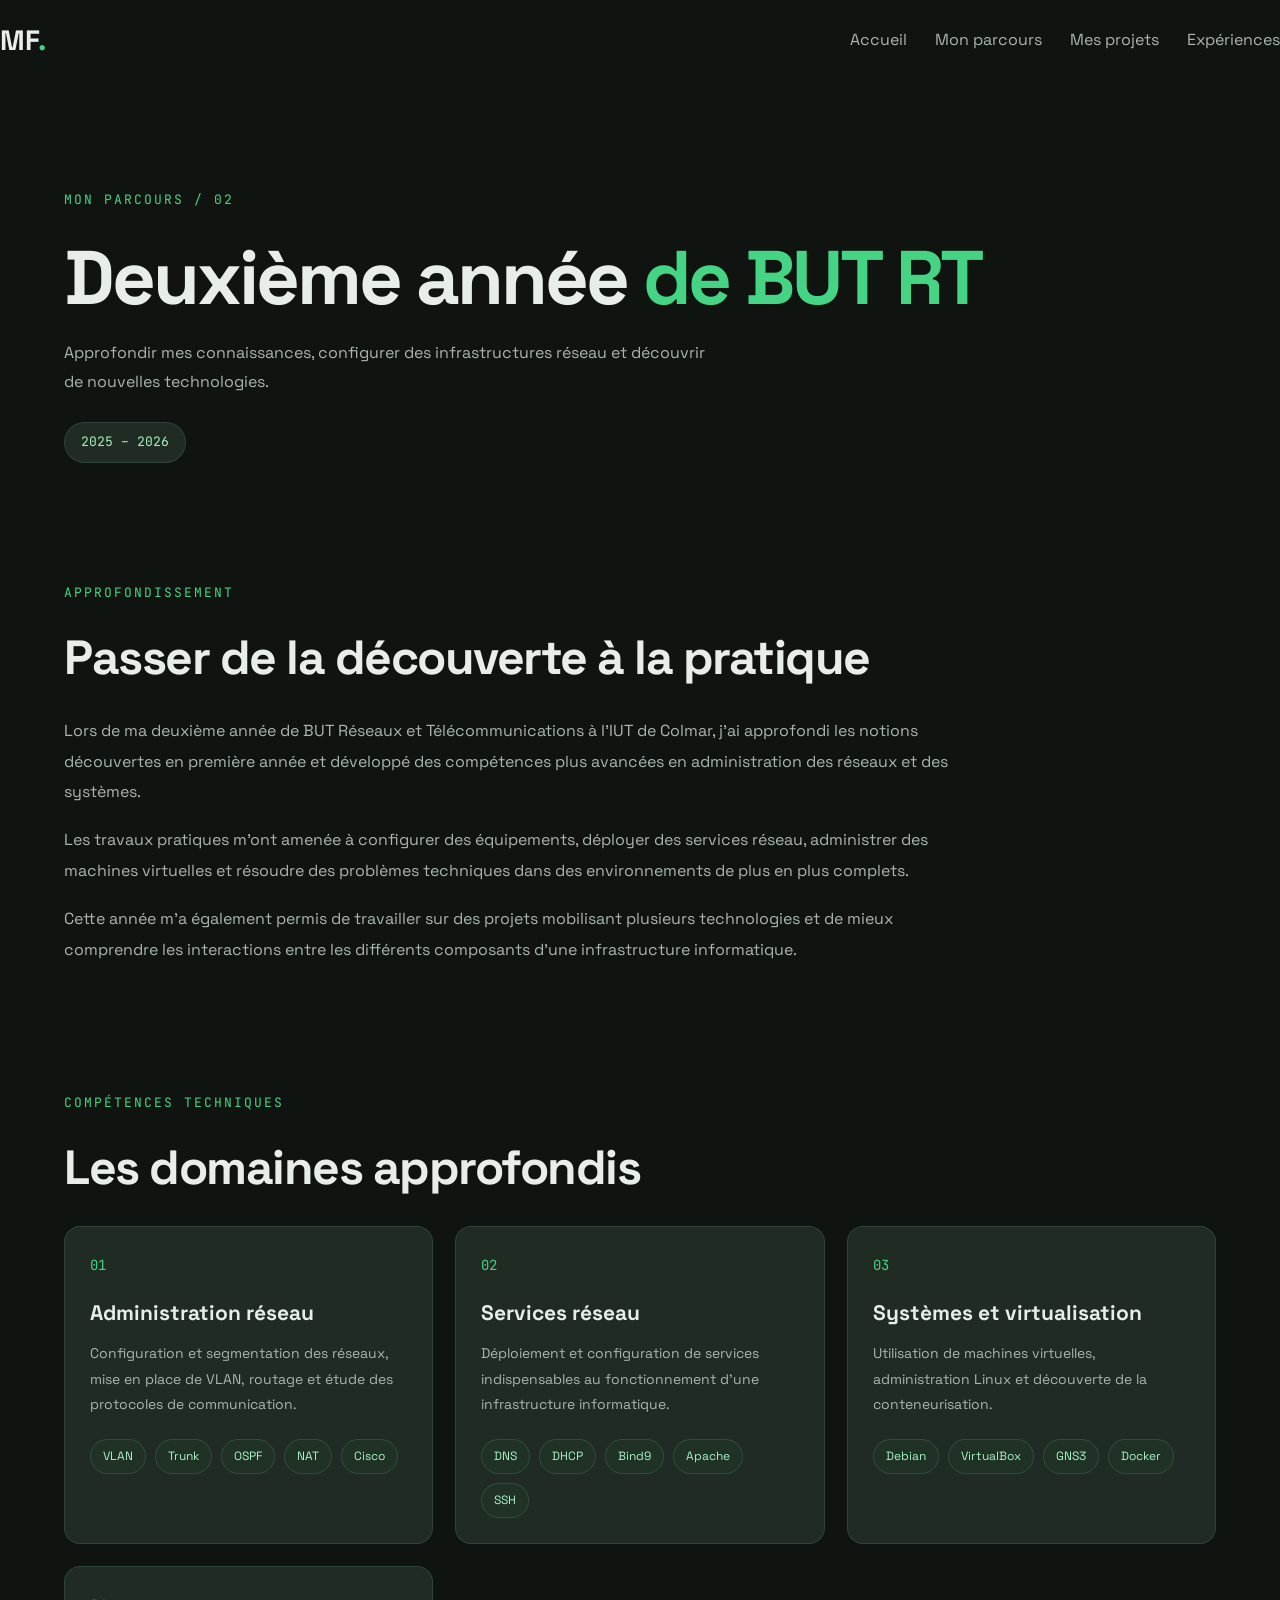
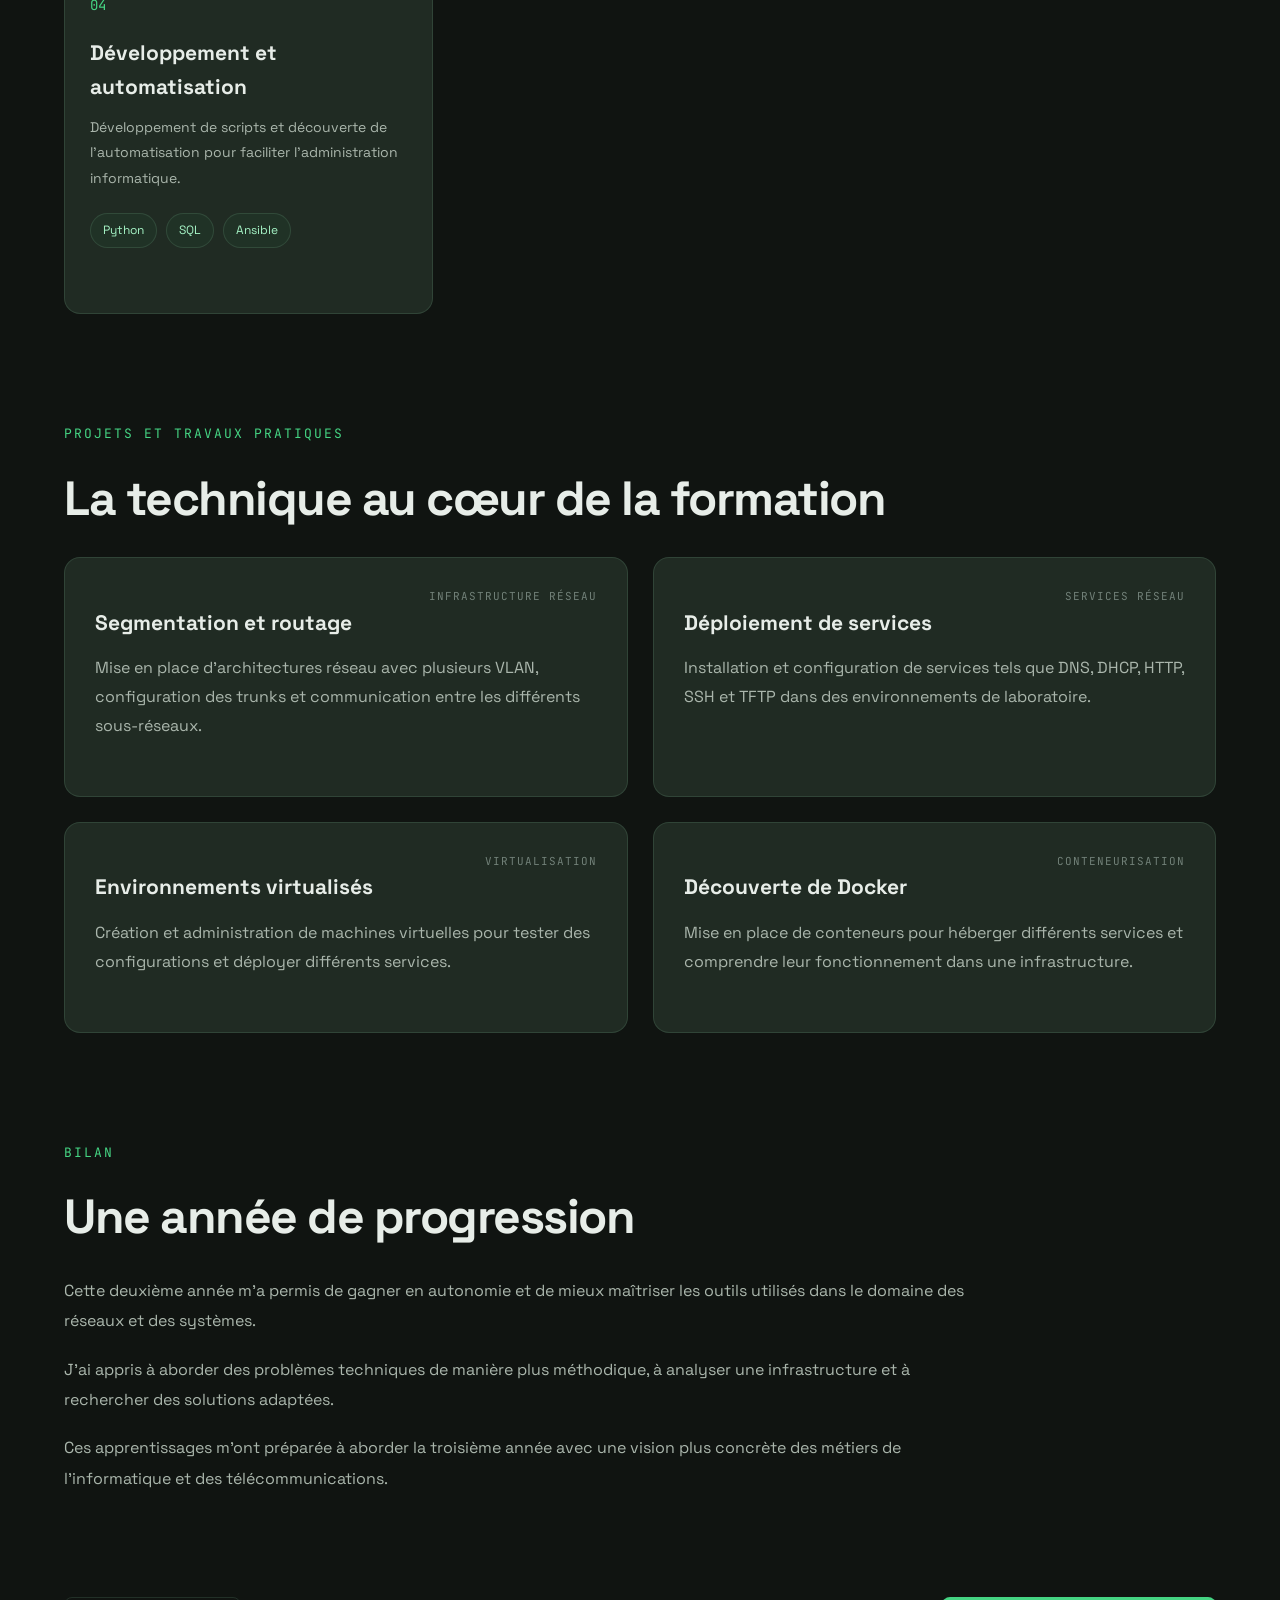
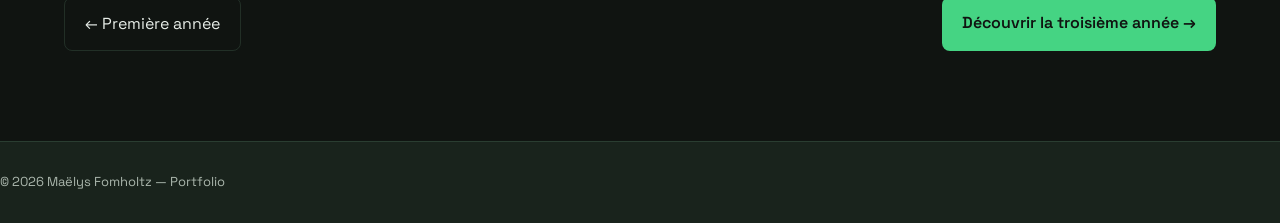
<file: parcours/deuxieme-annee.html>
<!doctype html>
<html lang="fr">
  <head>
    <meta charset="UTF-8" />
    <meta name="viewport" content="width=device-width, initial-scale=1.0" />
    <meta
      name="description"
      content="Découvrez ma deuxième année de BUT Réseaux et Télécommunications à l'IUT de Colmar."
    />
    <title>Deuxième année | Portfolio de Maëlys Fomholtz</title>
    <link rel="stylesheet" href="../css/style.css" />
  </head>

  <body>
    <header class="navbar">
      <a href="../index.html" class="logo">MF<span>.</span></a>
      <nav class="nav-links">
        <a href="../index.html">Accueil</a>
        <a href="index.html">Mon parcours</a>
        <a href="../projets/index.html">Mes projets</a>
        <a href="../experiences/index.html">Expériences</a>
      </nav>
    </header>

    <main>
      <section class="page-hero">
        <p class="section-label">MON PARCOURS / 02</p>
        <h1>Deuxième année <span>de BUT RT</span></h1>
        <p>
          Approfondir mes connaissances, configurer des infrastructures réseau
          et découvrir de nouvelles technologies.
        </p>
        <span class="year-tag">2025 – 2026</span>
      </section>

      <section class="content-section">
        <div class="section-heading">
          <p class="section-label">APPROFONDISSEMENT</p>
          <h2>Passer de la découverte à la pratique</h2>
        </div>

        <div class="text-content">
          <p>
            Lors de ma deuxième année de BUT Réseaux et Télécommunications à
            l'IUT de Colmar, j'ai approfondi les notions découvertes en première
            année et développé des compétences plus avancées en administration
            des réseaux et des systèmes.
          </p>

          <p>
            Les travaux pratiques m'ont amenée à configurer des équipements,
            déployer des services réseau, administrer des machines virtuelles et
            résoudre des problèmes techniques dans des environnements de plus en
            plus complets.
          </p>

          <p>
            Cette année m'a également permis de travailler sur des projets
            mobilisant plusieurs technologies et de mieux comprendre les
            interactions entre les différents composants d'une infrastructure
            informatique.
          </p>
        </div>
      </section>

      <section class="content-section">
        <div class="section-heading">
          <p class="section-label">COMPÉTENCES TECHNIQUES</p>
          <h2>Les domaines approfondis</h2>
        </div>

        <div class="skills-grid">
          <article class="skill-card">
            <span class="card-number">01</span>
            <h3>Administration réseau</h3>
            <p>
              Configuration et segmentation des réseaux, mise en place de VLAN,
              routage et étude des protocoles de communication.
            </p>
            <div class="skill-tags">
              <span>VLAN</span>
              <span>Trunk</span>
              <span>OSPF</span>
              <span>NAT</span>
              <span>Cisco</span>
            </div>
          </article>

          <article class="skill-card">
            <span class="card-number">02</span>
            <h3>Services réseau</h3>
            <p>
              Déploiement et configuration de services indispensables au
              fonctionnement d'une infrastructure informatique.
            </p>
            <div class="skill-tags">
              <span>DNS</span>
              <span>DHCP</span>
              <span>Bind9</span>
              <span>Apache</span>
              <span>SSH</span>
            </div>
          </article>

          <article class="skill-card">
            <span class="card-number">03</span>
            <h3>Systèmes et virtualisation</h3>
            <p>
              Utilisation de machines virtuelles, administration Linux et
              découverte de la conteneurisation.
            </p>
            <div class="skill-tags">
              <span>Debian</span>
              <span>VirtualBox</span>
              <span>GNS3</span>
              <span>Docker</span>
            </div>
          </article>

          <article class="skill-card">
            <span class="card-number">04</span>
            <h3>Développement et automatisation</h3>
            <p>
              Développement de scripts et découverte de l'automatisation pour
              faciliter l'administration informatique.
            </p>
            <div class="skill-tags">
              <span>Python</span>
              <span>SQL</span>
              <span>Ansible</span>
            </div>
          </article>
        </div>
      </section>

      <section class="content-section">
        <div class="section-heading">
          <p class="section-label">PROJETS ET TRAVAUX PRATIQUES</p>
          <h2>La technique au cœur de la formation</h2>
        </div>

        <div class="project-grid">
          <article class="project-card">
            <span class="project-category">INFRASTRUCTURE RÉSEAU</span>
            <h3>Segmentation et routage</h3>
            <p>
              Mise en place d'architectures réseau avec plusieurs VLAN,
              configuration des trunks et communication entre les différents
              sous-réseaux.
            </p>
          </article>

          <article class="project-card">
            <span class="project-category">SERVICES RÉSEAU</span>
            <h3>Déploiement de services</h3>
            <p>
              Installation et configuration de services tels que DNS, DHCP,
              HTTP, SSH et TFTP dans des environnements de laboratoire.
            </p>
          </article>

          <article class="project-card">
            <span class="project-category">VIRTUALISATION</span>
            <h3>Environnements virtualisés</h3>
            <p>
              Création et administration de machines virtuelles pour tester des
              configurations et déployer différents services.
            </p>
          </article>

          <article class="project-card">
            <span class="project-category">CONTENEURISATION</span>
            <h3>Découverte de Docker</h3>
            <p>
              Mise en place de conteneurs pour héberger différents services et
              comprendre leur fonctionnement dans une infrastructure.
            </p>
          </article>
        </div>
      </section>

      <section class="content-section">
        <div class="section-heading">
          <p class="section-label">BILAN</p>
          <h2>Une année de progression</h2>
        </div>

        <div class="text-content">
          <p>
            Cette deuxième année m'a permis de gagner en autonomie et de mieux
            maîtriser les outils utilisés dans le domaine des réseaux et des
            systèmes.
          </p>

          <p>
            J'ai appris à aborder des problèmes techniques de manière plus
            méthodique, à analyser une infrastructure et à rechercher des
            solutions adaptées.
          </p>

          <p>
            Ces apprentissages m'ont préparée à aborder la troisième année avec
            une vision plus concrète des métiers de l'informatique et des
            télécommunications.
          </p>
        </div>
      </section>

      <section class="year-navigation">
        <a href="premiere-annee.html" class="btn-secondary">
          ← Première année
        </a>

        <a href="troisieme-annee.html" class="btn-primary">
          Découvrir la troisième année →
        </a>
      </section>
    </main>

    <footer class="footer">
      <p>© 2026 Maëlys Fomholtz — Portfolio</p>
    </footer>
  </body>
</html>
</file>
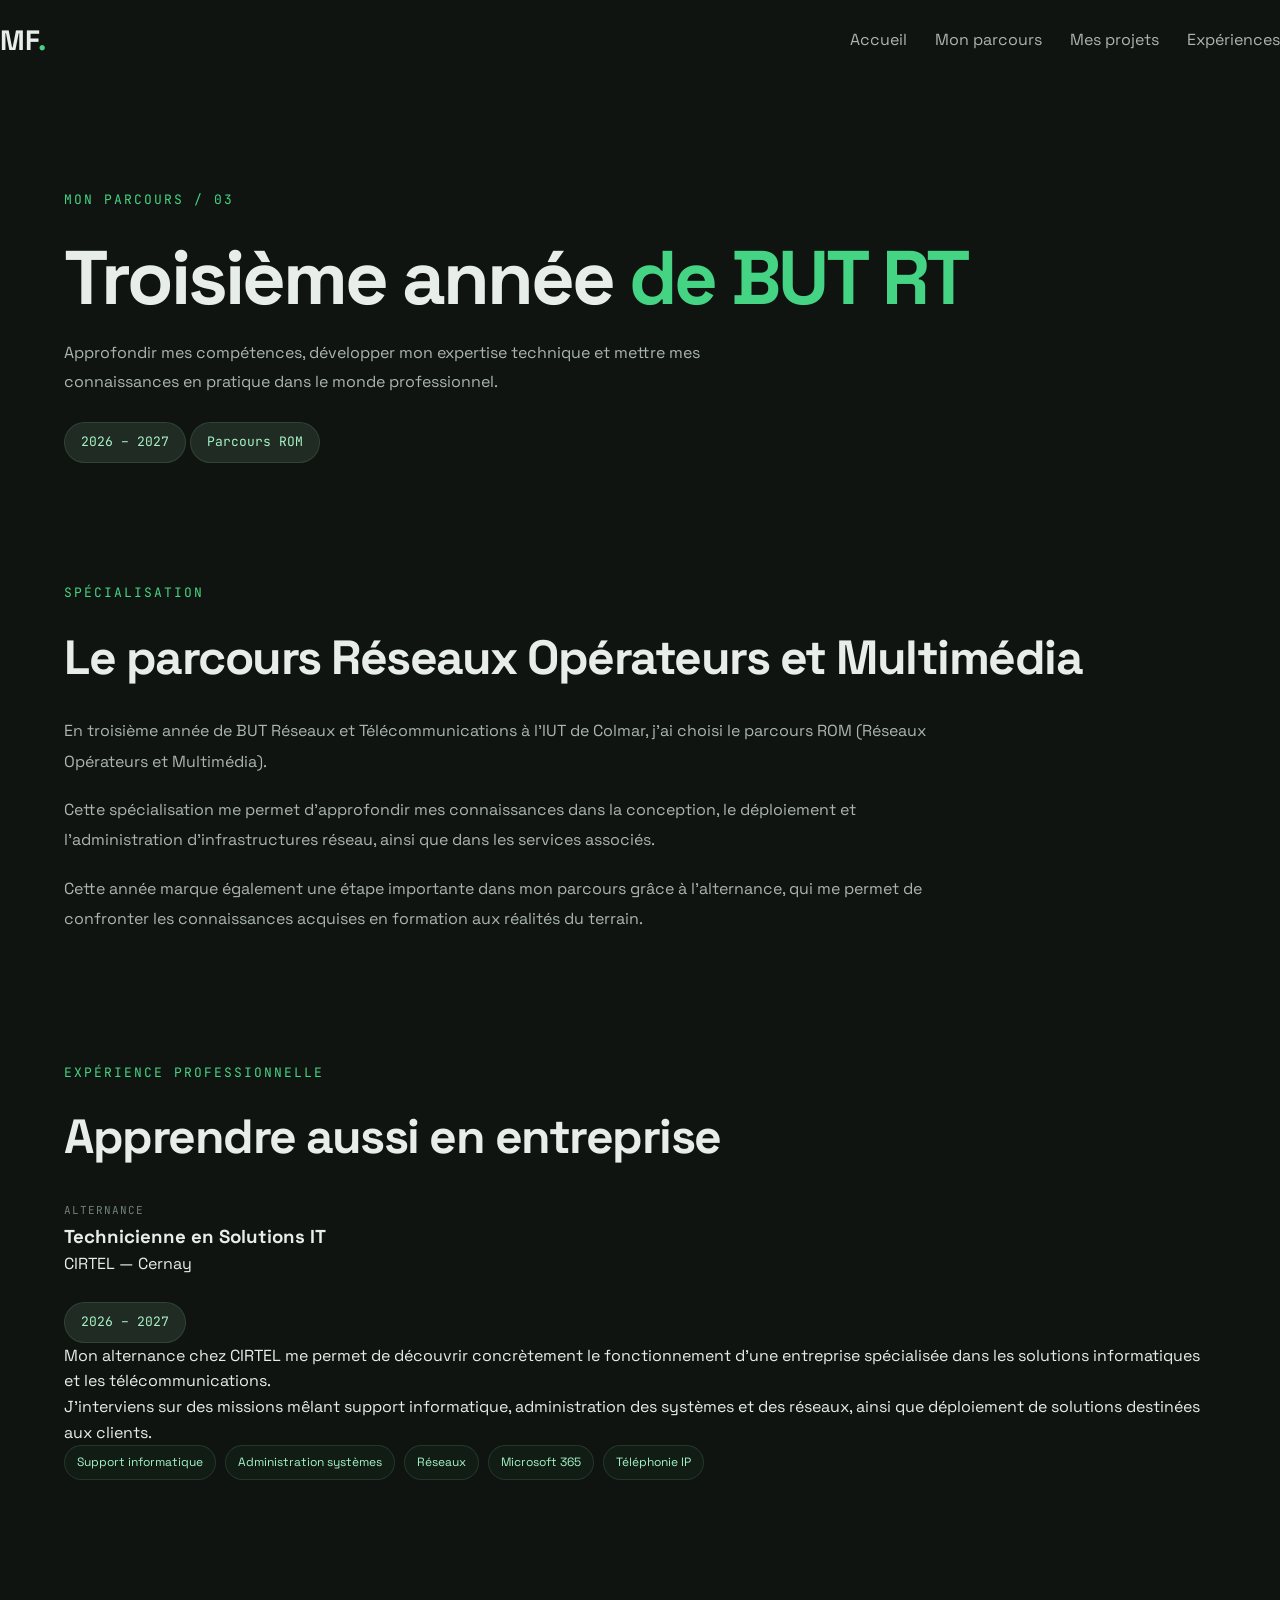
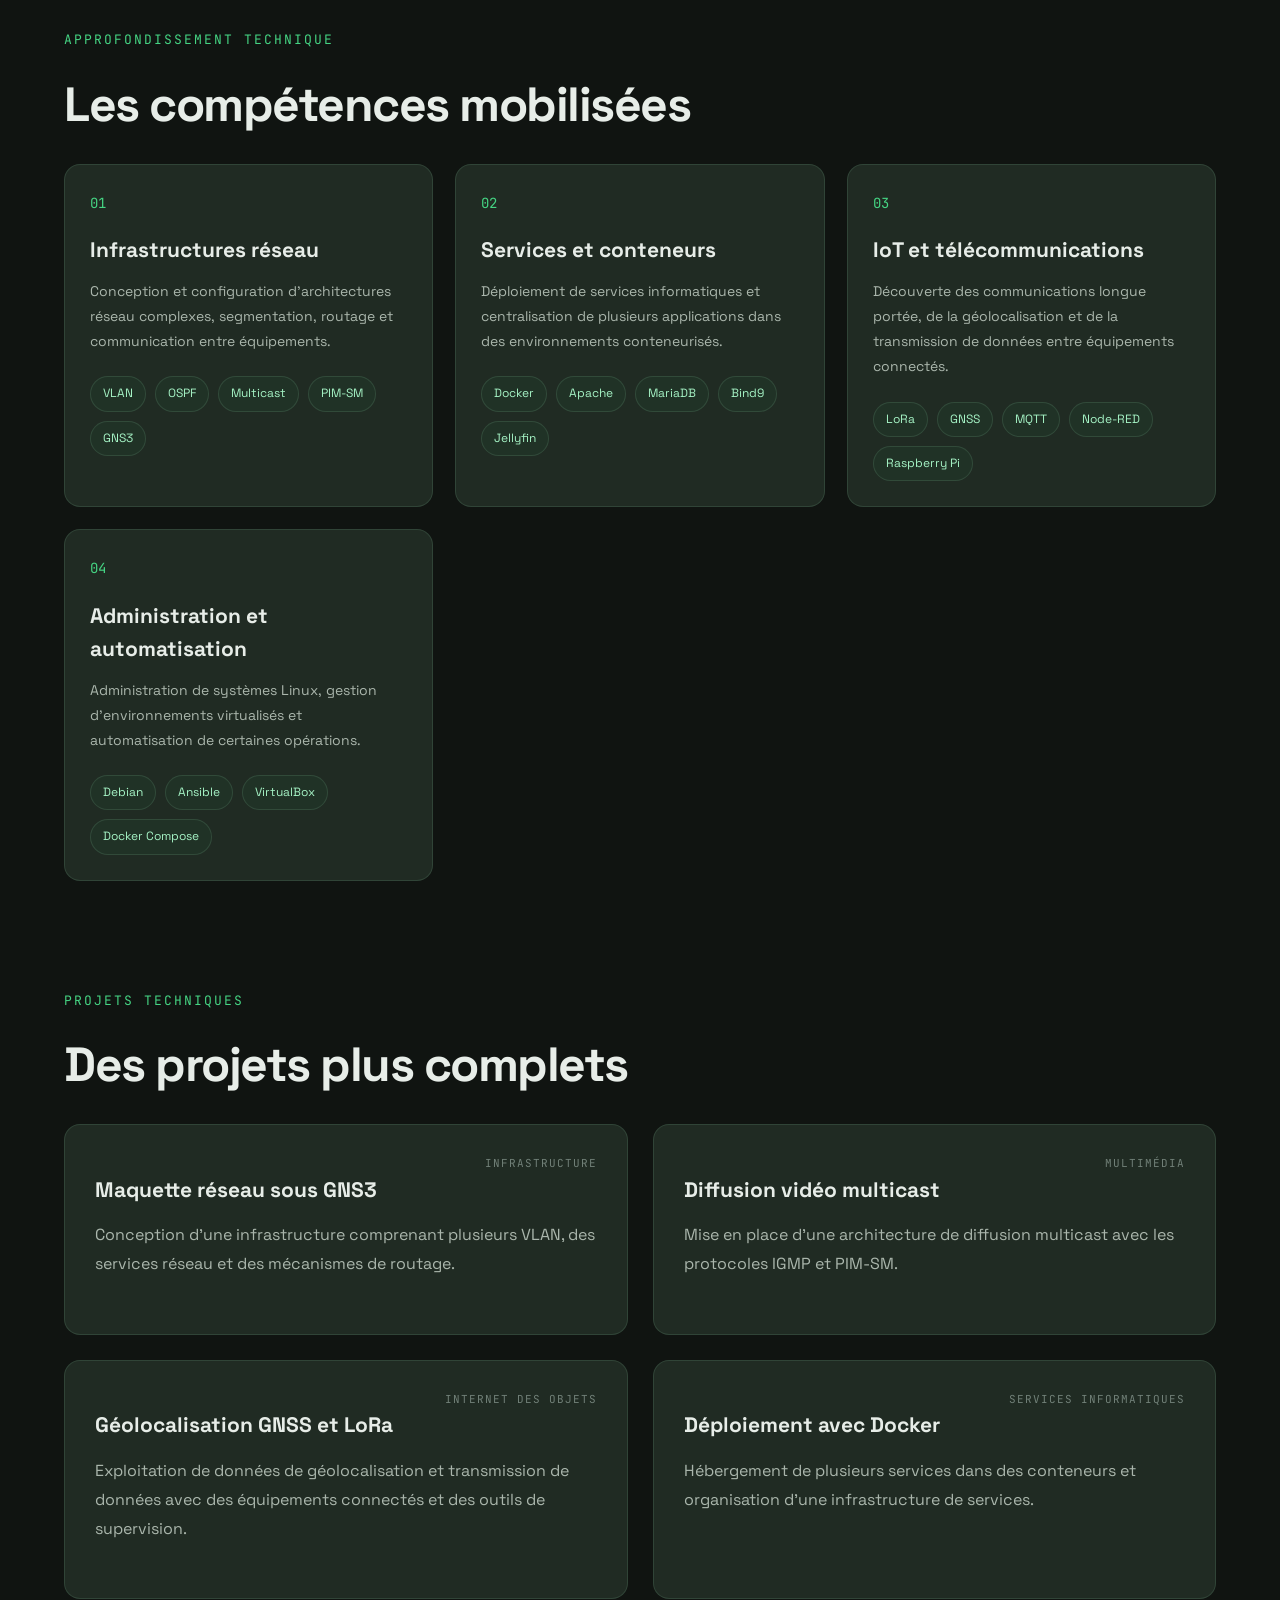
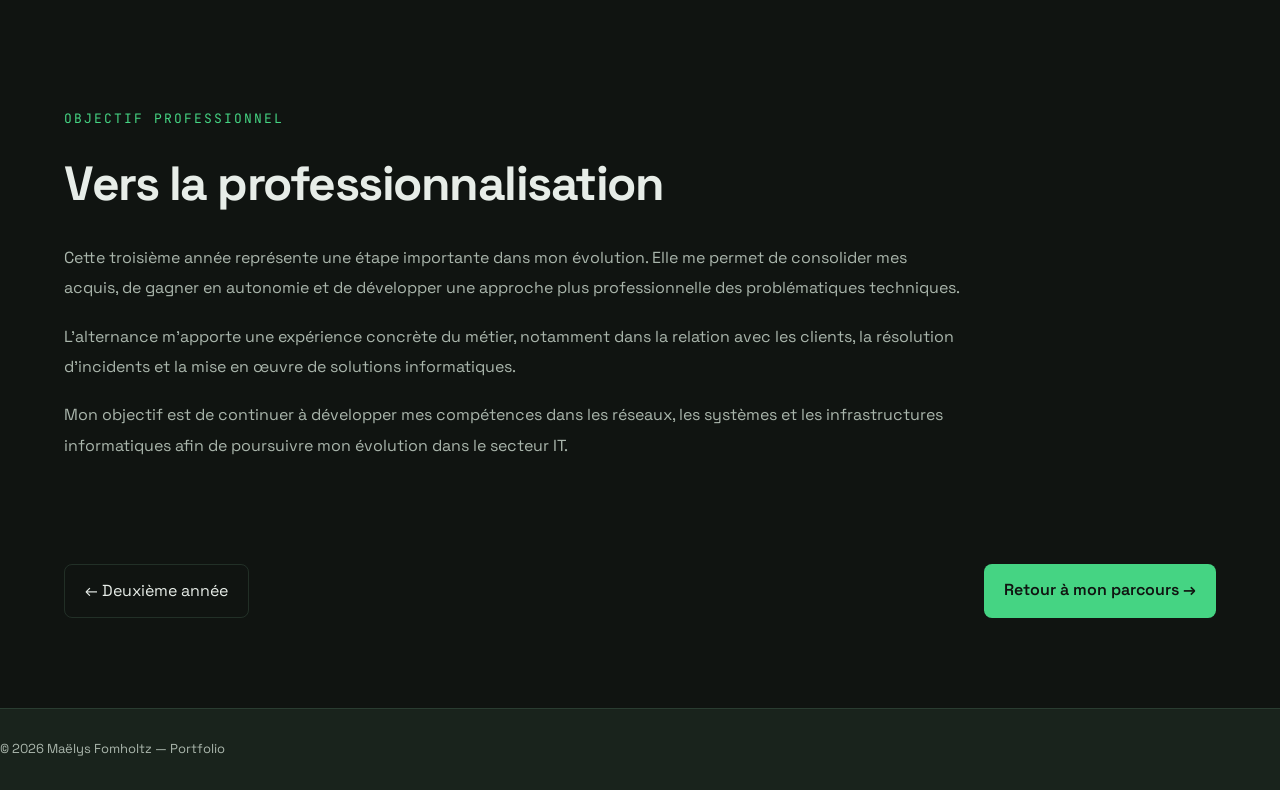
<file: parcours/troisieme-annee.html>
<!doctype html>
<html lang="fr">
  <head>
    <meta charset="UTF-8" />
    <meta name="viewport" content="width=device-width, initial-scale=1.0" />
    <meta
      name="description"
      content="Découvrez ma troisième année de BUT Réseaux et Télécommunications, parcours ROM, à l'IUT de Colmar."
    />
    <title>Troisième année | Portfolio de Maëlys Fomholtz</title>
    <link rel="stylesheet" href="../css/style.css" />
  </head>

  <body>
    <!-- NAVIGATION -->
    <header class="navbar">
      <a href="../index.html" class="logo">MF<span>.</span></a>

      <nav class="nav-links">
        <a href="../index.html">Accueil</a>
        <a href="index.html">Mon parcours</a>
        <a href="../projets/index.html">Mes projets</a>
        <a href="../experiences/index.html">Expériences</a>
      </nav>
    </header>

    <main>
      <!-- INTRODUCTION -->
      <section class="page-hero">
        <p class="section-label">MON PARCOURS / 03</p>
        <h1>Troisième année <span>de BUT RT</span></h1>
        <p>
          Approfondir mes compétences, développer mon expertise technique et
          mettre mes connaissances en pratique dans le monde professionnel.
        </p>
        <span class="year-tag">2026 – 2027</span>
        <span class="year-tag">Parcours ROM</span>
      </section>

      <!-- PRESENTATION -->
      <section class="content-section">
        <div class="section-heading">
          <p class="section-label">SPÉCIALISATION</p>
          <h2>Le parcours Réseaux Opérateurs et Multimédia</h2>
        </div>

        <div class="text-content">
          <p>
            En troisième année de BUT Réseaux et Télécommunications à l'IUT de
            Colmar, j'ai choisi le parcours ROM (Réseaux Opérateurs et
            Multimédia).
          </p>

          <p>
            Cette spécialisation me permet d'approfondir mes connaissances dans
            la conception, le déploiement et l'administration d'infrastructures
            réseau, ainsi que dans les services associés.
          </p>

          <p>
            Cette année marque également une étape importante dans mon parcours
            grâce à l'alternance, qui me permet de confronter les connaissances
            acquises en formation aux réalités du terrain.
          </p>
        </div>
      </section>

      <!-- ALTERNANCE -->
      <section class="content-section">
        <div class="section-heading">
          <p class="section-label">EXPÉRIENCE PROFESSIONNELLE</p>
          <h2>Apprendre aussi en entreprise</h2>
        </div>

        <div class="experience-card">
          <div class="experience-header">
            <div>
              <span class="project-category">ALTERNANCE</span>
              <h3>Technicienne en Solutions IT</h3>
              <p>CIRTEL — Cernay</p>
            </div>
            <span class="year-tag">2026 – 2027</span>
          </div>

          <p>
            Mon alternance chez CIRTEL me permet de découvrir concrètement le
            fonctionnement d'une entreprise spécialisée dans les solutions
            informatiques et les télécommunications.
          </p>

          <p>
            J'interviens sur des missions mêlant support informatique,
            administration des systèmes et des réseaux, ainsi que déploiement de
            solutions destinées aux clients.
          </p>

          <div class="skill-tags">
            <span>Support informatique</span>
            <span>Administration systèmes</span>
            <span>Réseaux</span>
            <span>Microsoft 365</span>
            <span>Téléphonie IP</span>
          </div>
        </div>
      </section>

      <!-- COMPETENCES -->
      <section class="content-section">
        <div class="section-heading">
          <p class="section-label">APPROFONDISSEMENT TECHNIQUE</p>
          <h2>Les compétences mobilisées</h2>
        </div>

        <div class="skills-grid">
          <article class="skill-card">
            <span class="card-number">01</span>
            <h3>Infrastructures réseau</h3>
            <p>
              Conception et configuration d'architectures réseau complexes,
              segmentation, routage et communication entre équipements.
            </p>
            <div class="skill-tags">
              <span>VLAN</span>
              <span>OSPF</span>
              <span>Multicast</span>
              <span>PIM-SM</span>
              <span>GNS3</span>
            </div>
          </article>

          <article class="skill-card">
            <span class="card-number">02</span>
            <h3>Services et conteneurs</h3>
            <p>
              Déploiement de services informatiques et centralisation de
              plusieurs applications dans des environnements conteneurisés.
            </p>
            <div class="skill-tags">
              <span>Docker</span>
              <span>Apache</span>
              <span>MariaDB</span>
              <span>Bind9</span>
              <span>Jellyfin</span>
            </div>
          </article>

          <article class="skill-card">
            <span class="card-number">03</span>
            <h3>IoT et télécommunications</h3>
            <p>
              Découverte des communications longue portée, de la géolocalisation
              et de la transmission de données entre équipements connectés.
            </p>
            <div class="skill-tags">
              <span>LoRa</span>
              <span>GNSS</span>
              <span>MQTT</span>
              <span>Node-RED</span>
              <span>Raspberry Pi</span>
            </div>
          </article>

          <article class="skill-card">
            <span class="card-number">04</span>
            <h3>Administration et automatisation</h3>
            <p>
              Administration de systèmes Linux, gestion d'environnements
              virtualisés et automatisation de certaines opérations.
            </p>
            <div class="skill-tags">
              <span>Debian</span>
              <span>Ansible</span>
              <span>VirtualBox</span>
              <span>Docker Compose</span>
            </div>
          </article>
        </div>
      </section>

      <!-- PROJETS -->
      <section class="content-section">
        <div class="section-heading">
          <p class="section-label">PROJETS TECHNIQUES</p>
          <h2>Des projets plus complets</h2>
        </div>

        <div class="project-grid">
          <article class="project-card">
            <span class="project-category">INFRASTRUCTURE</span>
            <h3>Maquette réseau sous GNS3</h3>
            <p>
              Conception d'une infrastructure comprenant plusieurs VLAN, des
              services réseau et des mécanismes de routage.
            </p>
          </article>

          <article class="project-card">
            <span class="project-category">MULTIMÉDIA</span>
            <h3>Diffusion vidéo multicast</h3>
            <p>
              Mise en place d'une architecture de diffusion multicast avec les
              protocoles IGMP et PIM-SM.
            </p>
          </article>

          <article class="project-card">
            <span class="project-category">INTERNET DES OBJETS</span>
            <h3>Géolocalisation GNSS et LoRa</h3>
            <p>
              Exploitation de données de géolocalisation et transmission de
              données avec des équipements connectés et des outils de
              supervision.
            </p>
          </article>

          <article class="project-card">
            <span class="project-category">SERVICES INFORMATIQUES</span>
            <h3>Déploiement avec Docker</h3>
            <p>
              Hébergement de plusieurs services dans des conteneurs et
              organisation d'une infrastructure de services.
            </p>
          </article>
        </div>
      </section>

      <!-- BILAN -->
      <section class="content-section">
        <div class="section-heading">
          <p class="section-label">OBJECTIF PROFESSIONNEL</p>
          <h2>Vers la professionnalisation</h2>
        </div>

        <div class="text-content">
          <p>
            Cette troisième année représente une étape importante dans mon
            évolution. Elle me permet de consolider mes acquis, de gagner en
            autonomie et de développer une approche plus professionnelle des
            problématiques techniques.
          </p>

          <p>
            L'alternance m'apporte une expérience concrète du métier, notamment
            dans la relation avec les clients, la résolution d'incidents et la
            mise en œuvre de solutions informatiques.
          </p>

          <p>
            Mon objectif est de continuer à développer mes compétences dans les
            réseaux, les systèmes et les infrastructures informatiques afin de
            poursuivre mon évolution dans le secteur IT.
          </p>
        </div>
      </section>

      <!-- NAVIGATION -->
      <section class="year-navigation">
        <a href="deuxieme-annee.html" class="btn-secondary">
          ← Deuxième année
        </a>

        <a href="index.html" class="btn-primary"> Retour à mon parcours → </a>
      </section>
    </main>

    <footer class="footer">
      <p>© 2026 Maëlys Fomholtz — Portfolio</p>
    </footer>
  </body>
</html>
</file>
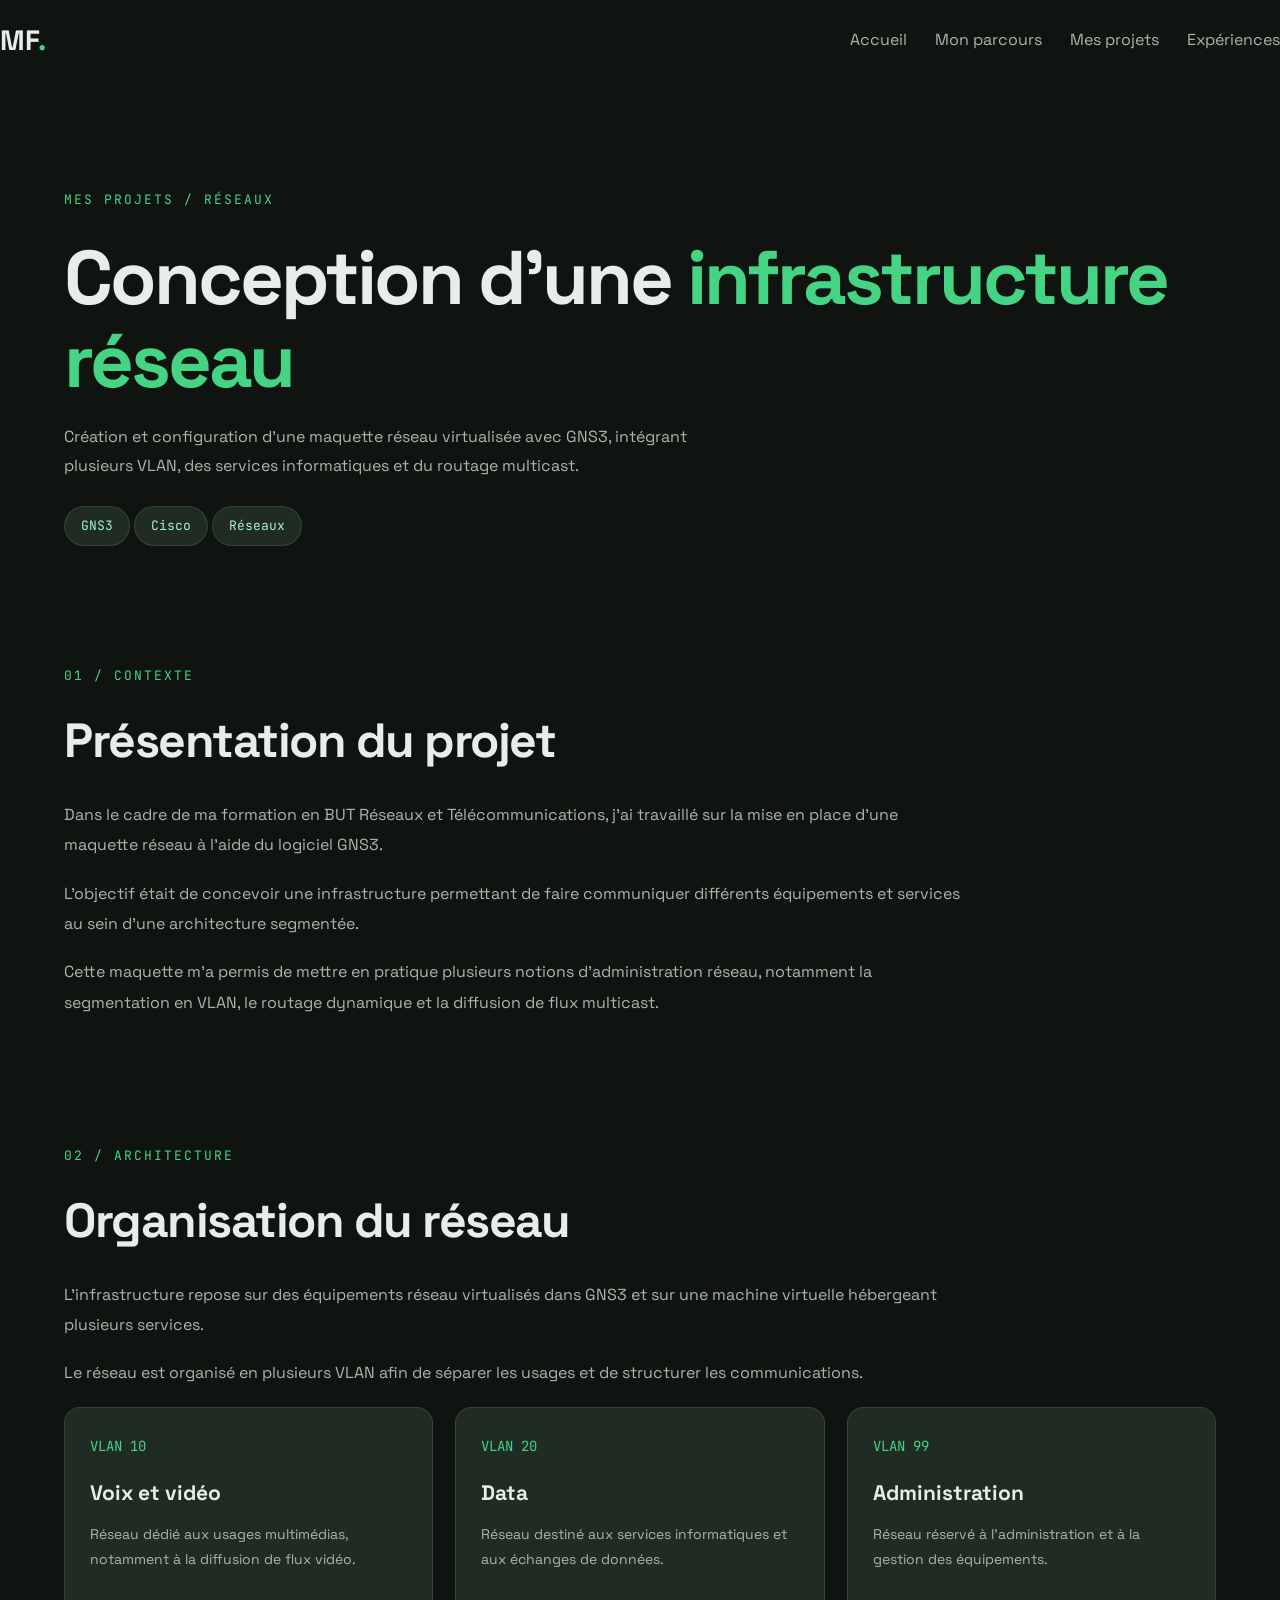
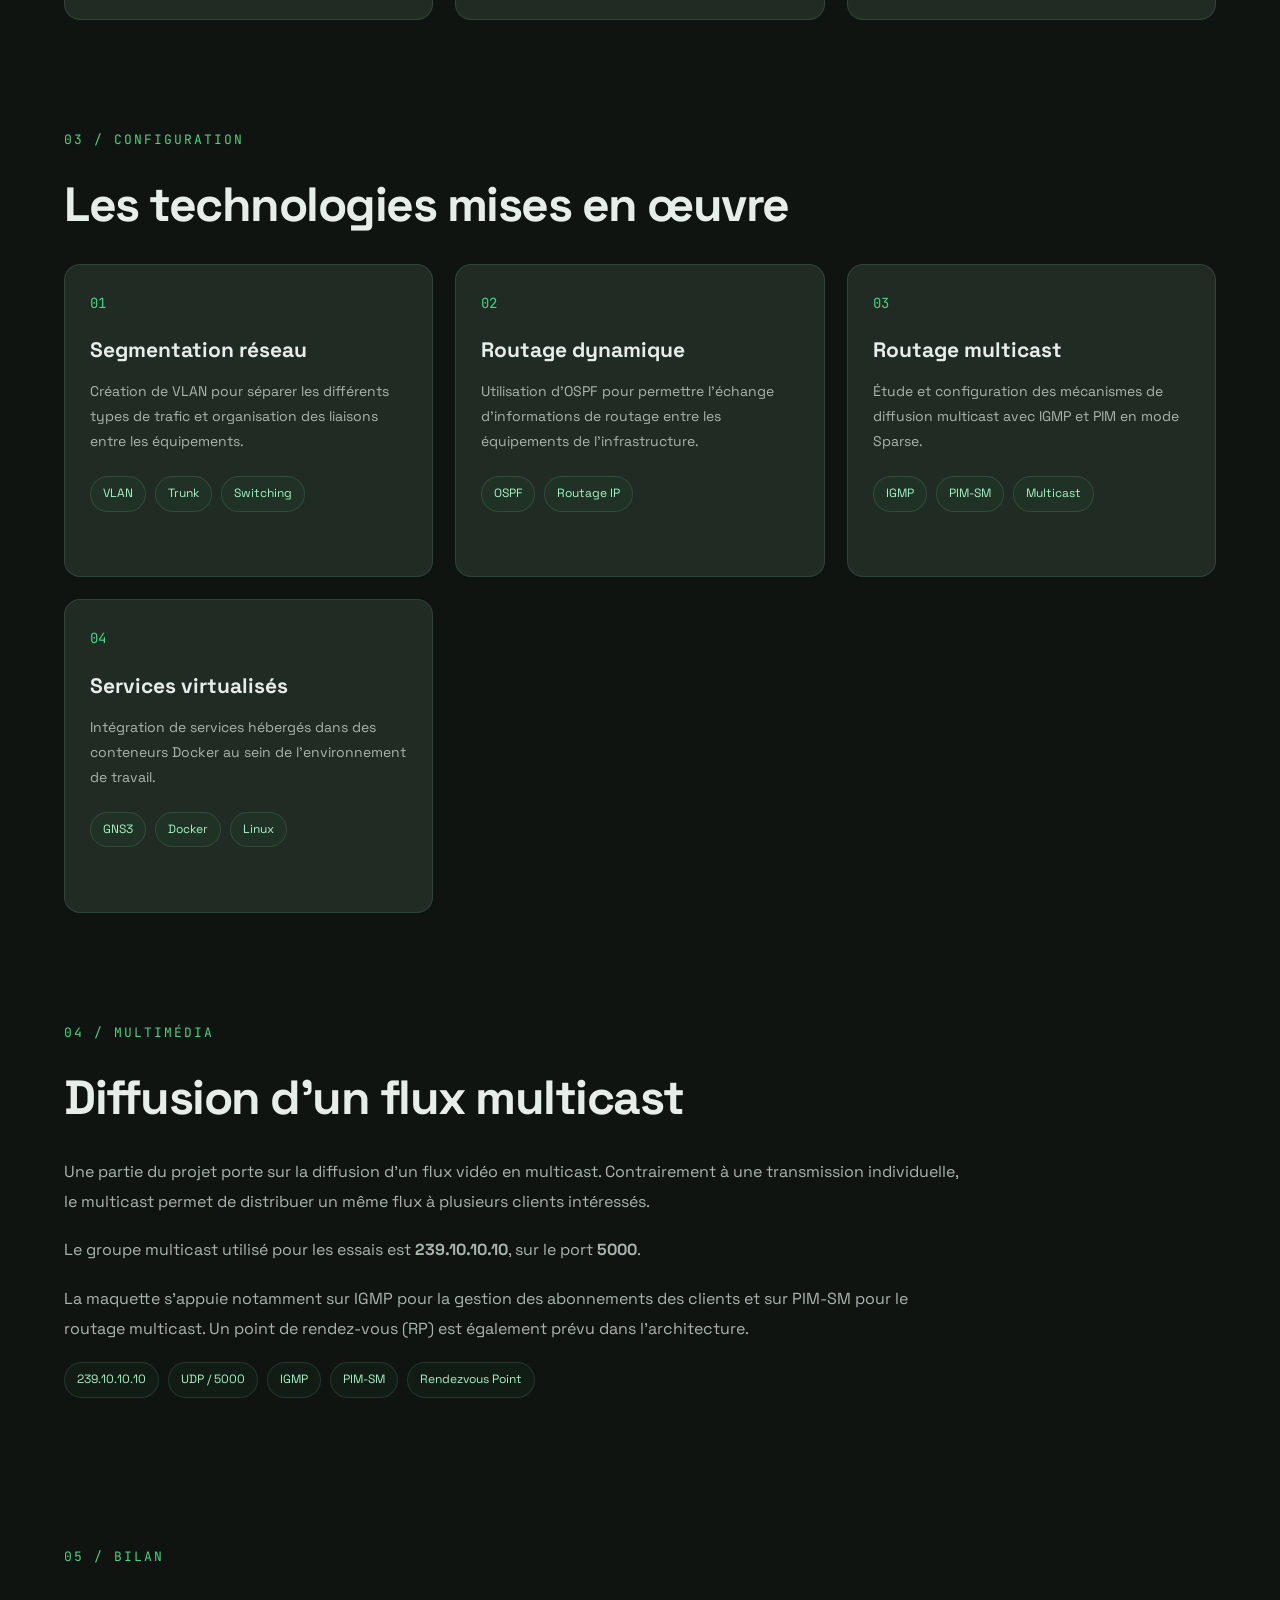
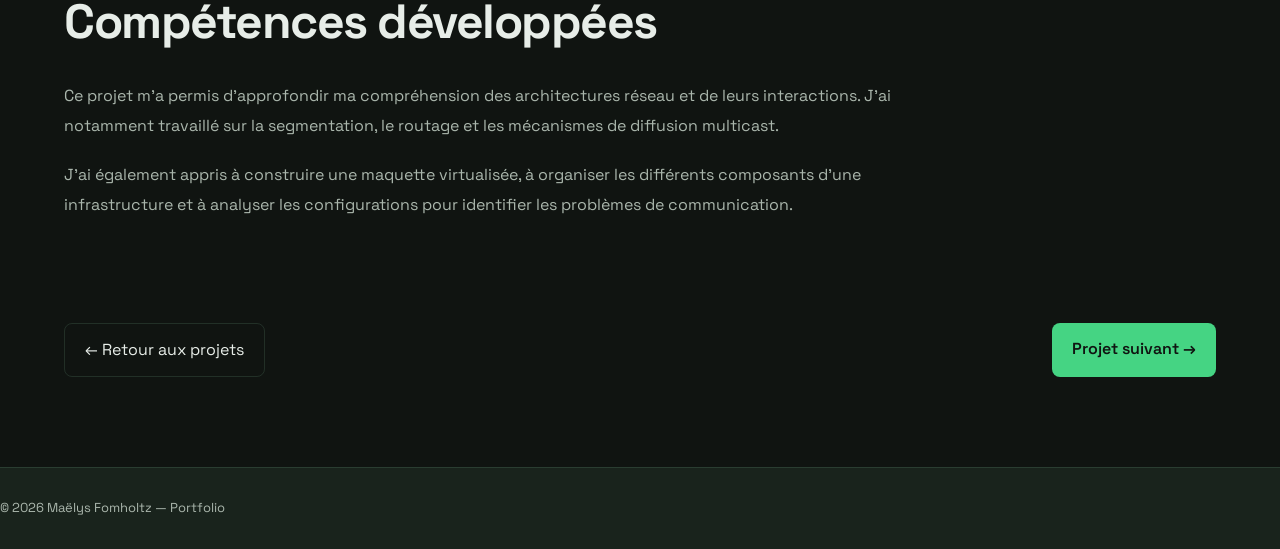
<file: projets/projet-1.html>
<!doctype html>
<html lang="fr">
  <head>
    <meta charset="UTF-8" />
    <meta name="viewport" content="width=device-width, initial-scale=1.0" />
    <meta
      name="description"
      content="Présentation d'un projet de conception et de configuration d'une infrastructure réseau sous GNS3."
    />
    <title>Infrastructure réseau | Portfolio de Maëlys Fomholtz</title>
    <link rel="stylesheet" href="../css/style.css" />
  </head>

  <body>
    <!-- NAVIGATION -->
    <header class="navbar">
      <a href="../index.html" class="logo">MF<span>.</span></a>

      <nav class="nav-links">
        <a href="../index.html">Accueil</a>
        <a href="../parcours/index.html">Mon parcours</a>
        <a href="index.html">Mes projets</a>
        <a href="../experiences/index.html">Expériences</a>
      </nav>
    </header>

    <main>
      <!-- INTRODUCTION -->
      <section class="page-hero">
        <p class="section-label">MES PROJETS / RÉSEAUX</p>

        <h1>Conception d'une <span>infrastructure réseau</span></h1>

        <p>
          Création et configuration d'une maquette réseau virtualisée avec GNS3,
          intégrant plusieurs VLAN, des services informatiques et du routage
          multicast.
        </p>

        <span class="year-tag">GNS3</span>
        <span class="year-tag">Cisco</span>
        <span class="year-tag">Réseaux</span>
      </section>

      <!-- CONTEXTE -->
      <section class="content-section">
        <div class="section-heading">
          <p class="section-label">01 / CONTEXTE</p>
          <h2>Présentation du projet</h2>
        </div>

        <div class="text-content">
          <p>
            Dans le cadre de ma formation en BUT Réseaux et Télécommunications,
            j'ai travaillé sur la mise en place d'une maquette réseau à l'aide
            du logiciel GNS3.
          </p>

          <p>
            L'objectif était de concevoir une infrastructure permettant de faire
            communiquer différents équipements et services au sein d'une
            architecture segmentée.
          </p>

          <p>
            Cette maquette m'a permis de mettre en pratique plusieurs notions
            d'administration réseau, notamment la segmentation en VLAN, le
            routage dynamique et la diffusion de flux multicast.
          </p>
        </div>
      </section>

      <!-- ARCHITECTURE -->
      <section class="content-section">
        <div class="section-heading">
          <p class="section-label">02 / ARCHITECTURE</p>
          <h2>Organisation du réseau</h2>
        </div>

        <div class="text-content">
          <p>
            L'infrastructure repose sur des équipements réseau virtualisés dans
            GNS3 et sur une machine virtuelle hébergeant plusieurs services.
          </p>

          <p>
            Le réseau est organisé en plusieurs VLAN afin de séparer les usages
            et de structurer les communications.
          </p>
        </div>

        <div class="skills-grid">
          <article class="skill-card">
            <span class="card-number">VLAN 10</span>
            <h3>Voix et vidéo</h3>
            <p>
              Réseau dédié aux usages multimédias, notamment à la diffusion de
              flux vidéo.
            </p>
          </article>

          <article class="skill-card">
            <span class="card-number">VLAN 20</span>
            <h3>Data</h3>
            <p>
              Réseau destiné aux services informatiques et aux échanges de
              données.
            </p>
          </article>

          <article class="skill-card">
            <span class="card-number">VLAN 99</span>
            <h3>Administration</h3>
            <p>
              Réseau réservé à l'administration et à la gestion des équipements.
            </p>
          </article>
        </div>
      </section>

      <!-- CONFIGURATION -->
      <section class="content-section">
        <div class="section-heading">
          <p class="section-label">03 / CONFIGURATION</p>
          <h2>Les technologies mises en œuvre</h2>
        </div>

        <div class="skills-grid">
          <article class="skill-card">
            <span class="card-number">01</span>
            <h3>Segmentation réseau</h3>
            <p>
              Création de VLAN pour séparer les différents types de trafic et
              organisation des liaisons entre les équipements.
            </p>
            <div class="skill-tags">
              <span>VLAN</span>
              <span>Trunk</span>
              <span>Switching</span>
            </div>
          </article>

          <article class="skill-card">
            <span class="card-number">02</span>
            <h3>Routage dynamique</h3>
            <p>
              Utilisation d'OSPF pour permettre l'échange d'informations de
              routage entre les équipements de l'infrastructure.
            </p>
            <div class="skill-tags">
              <span>OSPF</span>
              <span>Routage IP</span>
            </div>
          </article>

          <article class="skill-card">
            <span class="card-number">03</span>
            <h3>Routage multicast</h3>
            <p>
              Étude et configuration des mécanismes de diffusion multicast avec
              IGMP et PIM en mode Sparse.
            </p>
            <div class="skill-tags">
              <span>IGMP</span>
              <span>PIM-SM</span>
              <span>Multicast</span>
            </div>
          </article>

          <article class="skill-card">
            <span class="card-number">04</span>
            <h3>Services virtualisés</h3>
            <p>
              Intégration de services hébergés dans des conteneurs Docker au
              sein de l'environnement de travail.
            </p>
            <div class="skill-tags">
              <span>GNS3</span>
              <span>Docker</span>
              <span>Linux</span>
            </div>
          </article>
        </div>
      </section>

      <!-- MULTICAST -->
      <section class="content-section">
        <div class="section-heading">
          <p class="section-label">04 / MULTIMÉDIA</p>
          <h2>Diffusion d'un flux multicast</h2>
        </div>

        <div class="text-content">
          <p>
            Une partie du projet porte sur la diffusion d'un flux vidéo en
            multicast. Contrairement à une transmission individuelle, le
            multicast permet de distribuer un même flux à plusieurs clients
            intéressés.
          </p>

          <p>
            Le groupe multicast utilisé pour les essais est
            <strong>239.10.10.10</strong>, sur le port <strong>5000</strong>.
          </p>

          <p>
            La maquette s'appuie notamment sur IGMP pour la gestion des
            abonnements des clients et sur PIM-SM pour le routage multicast. Un
            point de rendez-vous (RP) est également prévu dans l'architecture.
          </p>
        </div>

        <div class="skill-tags">
          <span>239.10.10.10</span>
          <span>UDP / 5000</span>
          <span>IGMP</span>
          <span>PIM-SM</span>
          <span>Rendezvous Point</span>
        </div>
      </section>

      <!-- BILAN -->
      <section class="content-section">
        <div class="section-heading">
          <p class="section-label">05 / BILAN</p>
          <h2>Compétences développées</h2>
        </div>

        <div class="text-content">
          <p>
            Ce projet m'a permis d'approfondir ma compréhension des
            architectures réseau et de leurs interactions. J'ai notamment
            travaillé sur la segmentation, le routage et les mécanismes de
            diffusion multicast.
          </p>

          <p>
            J'ai également appris à construire une maquette virtualisée, à
            organiser les différents composants d'une infrastructure et à
            analyser les configurations pour identifier les problèmes de
            communication.
          </p>
        </div>
      </section>

      <!-- RETOUR -->
      <section class="year-navigation">
        <a href="index.html" class="btn-secondary"> ← Retour aux projets </a>

        <a href="projet-2.html" class="btn-primary"> Projet suivant → </a>
      </section>
    </main>

    <footer class="footer">
      <p>© 2026 Maëlys Fomholtz — Portfolio</p>
    </footer>
  </body>
</html>
</file>
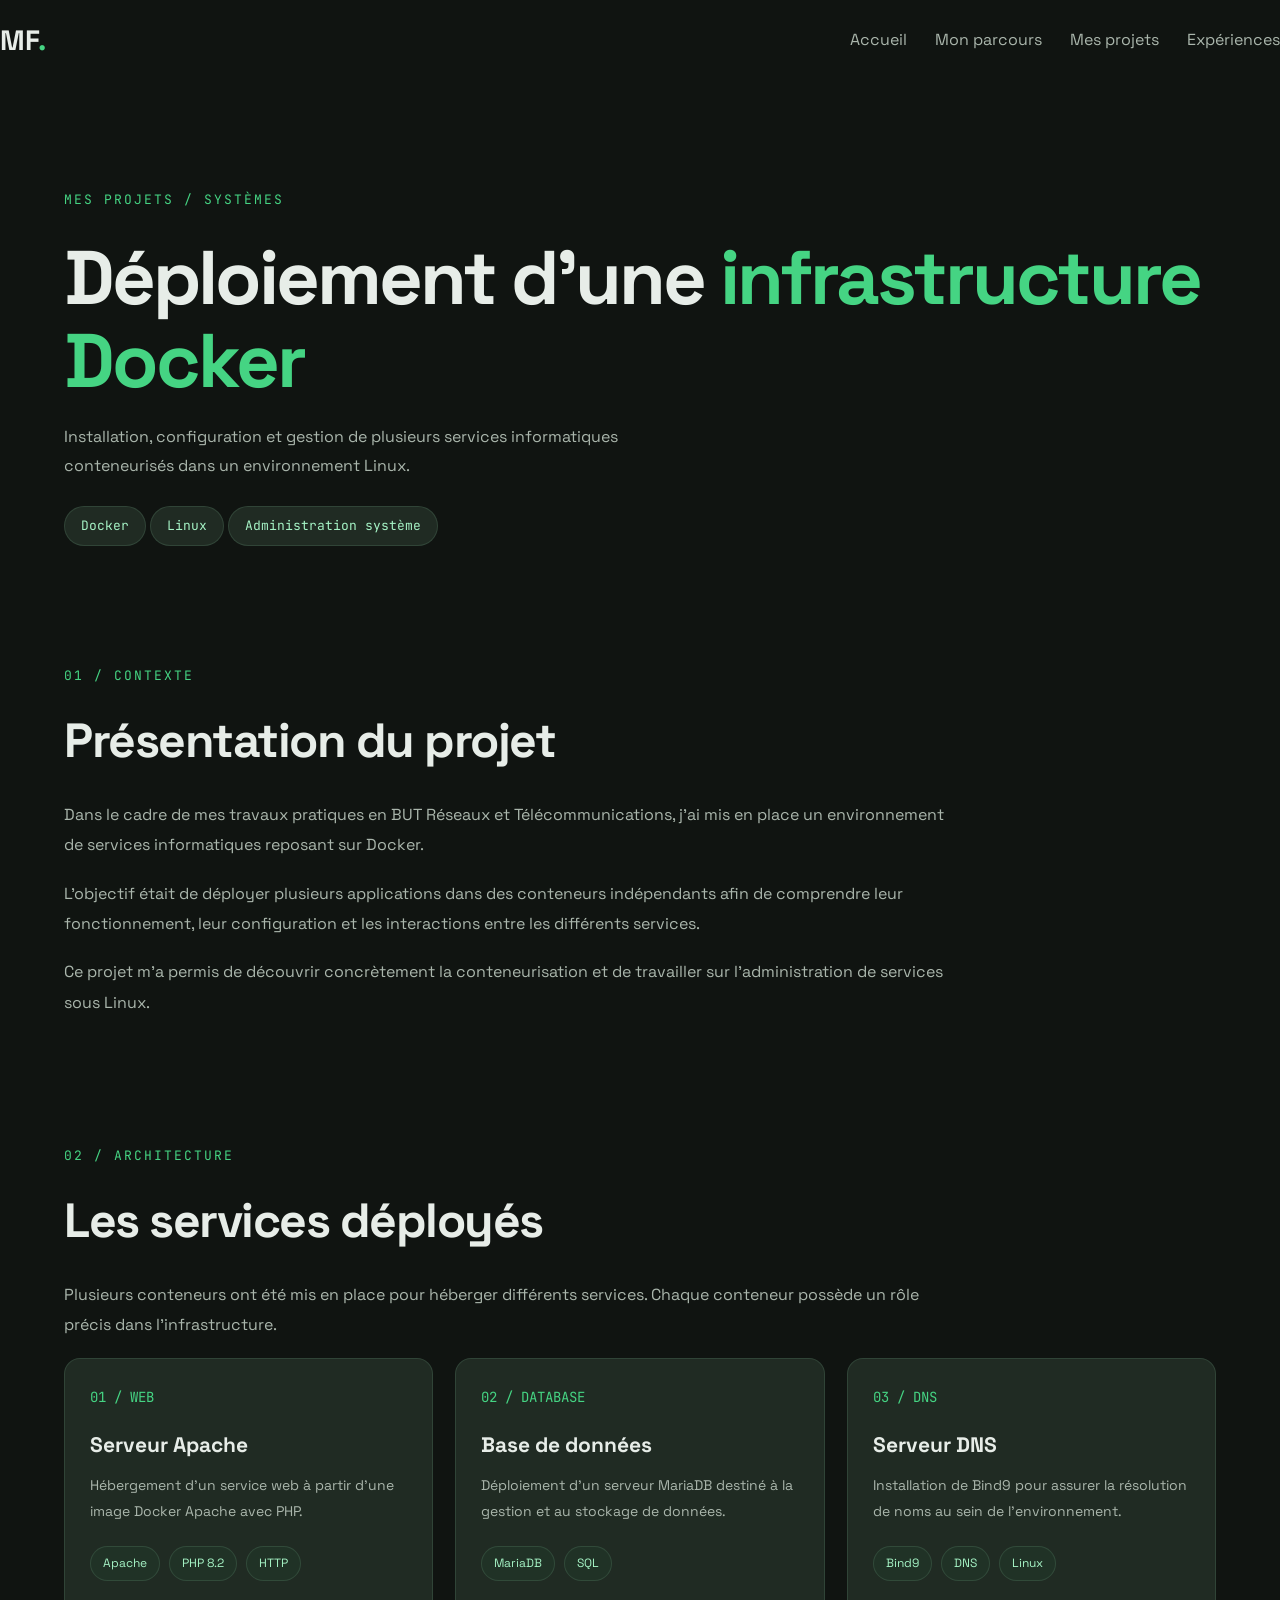
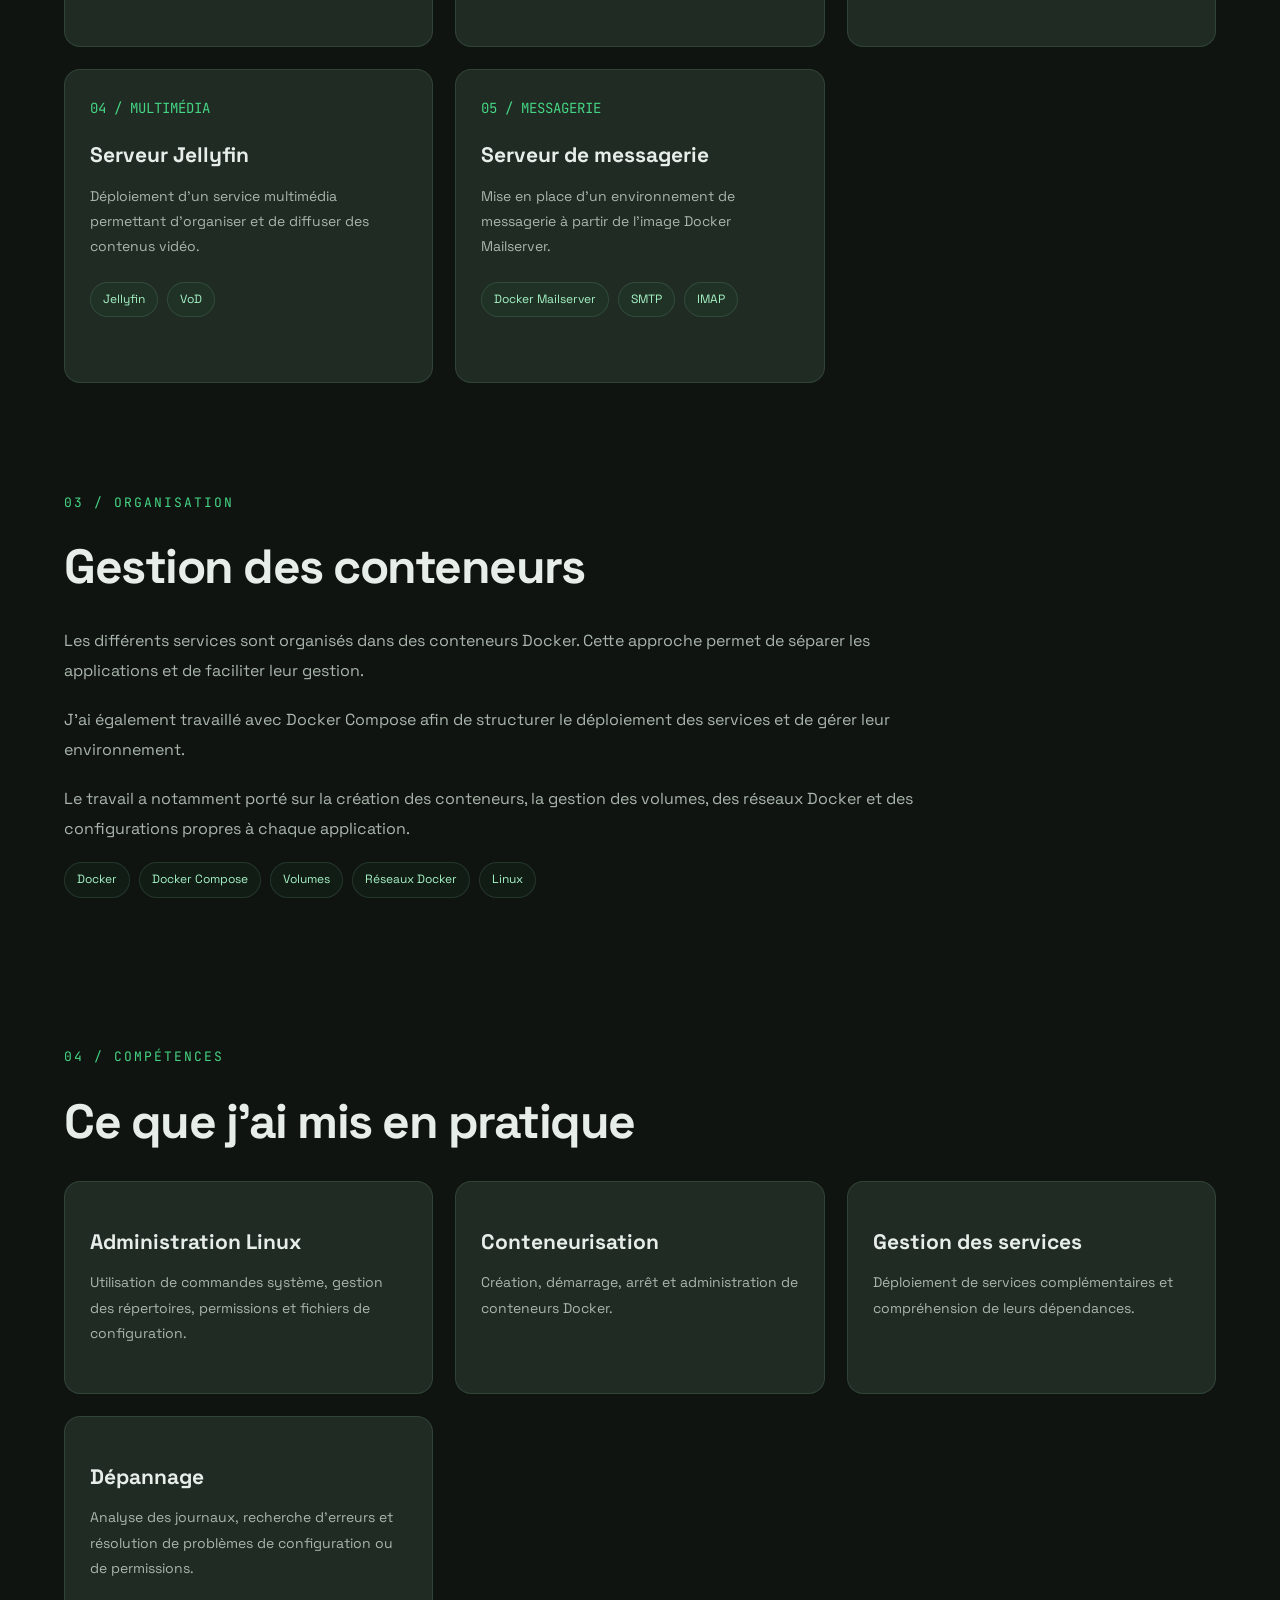
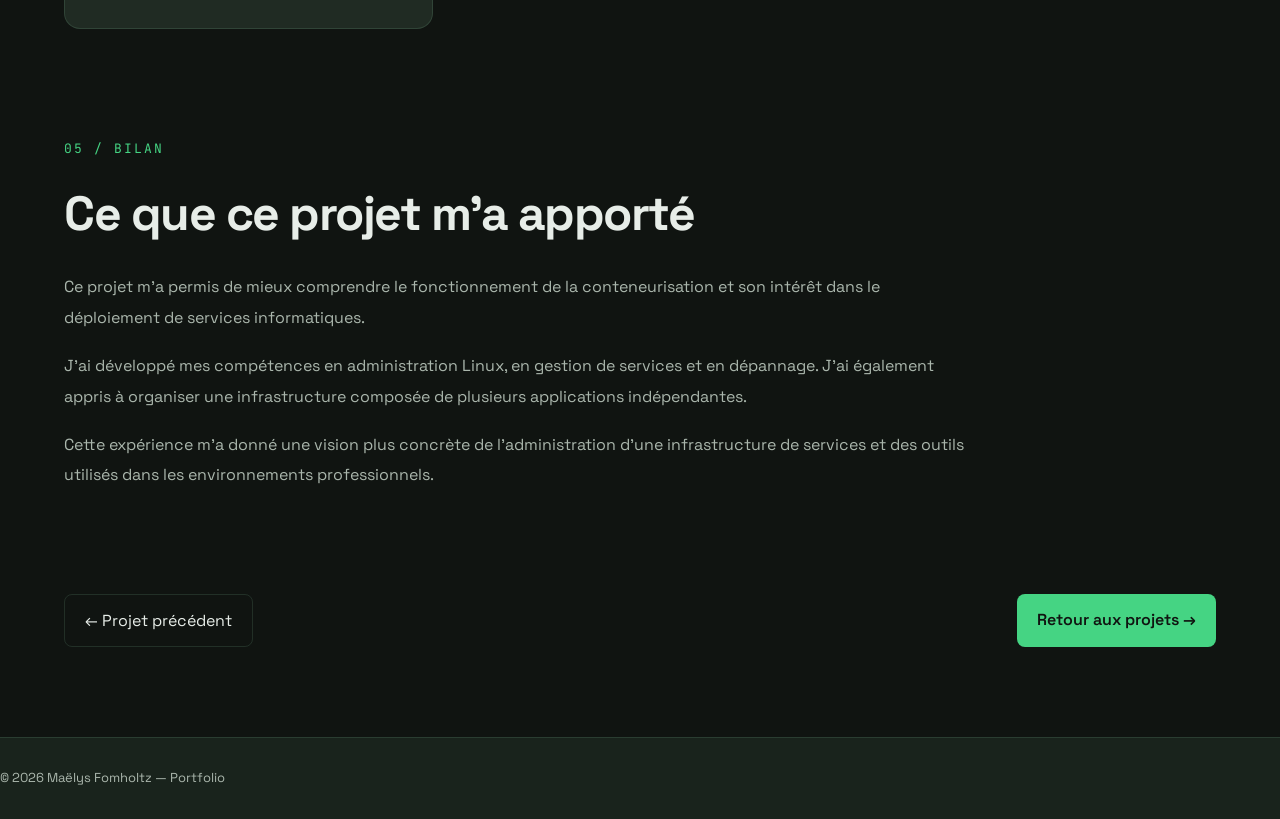
<file: projets/projet-2.html>
<!doctype html>
<html lang="fr">
  <head>
    <meta charset="UTF-8" />
    <meta name="viewport" content="width=device-width, initial-scale=1.0" />
    <meta
      name="description"
      content="Déploiement et administration de services informatiques avec Docker."
    />
    <title>Infrastructure Docker | Portfolio de Maëlys Fomholtz</title>
    <link rel="stylesheet" href="../css/style.css" />
  </head>

  <body>
    <!-- NAVIGATION -->
    <header class="navbar">
      <a href="../index.html" class="logo">MF<span>.</span></a>

      <nav class="nav-links">
        <a href="../index.html">Accueil</a>
        <a href="../parcours/index.html">Mon parcours</a>
        <a href="index.html">Mes projets</a>
        <a href="../experiences/index.html">Expériences</a>
      </nav>
    </header>

    <main>
      <!-- INTRODUCTION -->
      <section class="page-hero">
        <p class="section-label">MES PROJETS / SYSTÈMES</p>

        <h1>Déploiement d'une <span>infrastructure Docker</span></h1>

        <p>
          Installation, configuration et gestion de plusieurs services
          informatiques conteneurisés dans un environnement Linux.
        </p>

        <span class="year-tag">Docker</span>
        <span class="year-tag">Linux</span>
        <span class="year-tag">Administration système</span>
      </section>

      <!-- CONTEXTE -->
      <section class="content-section">
        <div class="section-heading">
          <p class="section-label">01 / CONTEXTE</p>
          <h2>Présentation du projet</h2>
        </div>

        <div class="text-content">
          <p>
            Dans le cadre de mes travaux pratiques en BUT Réseaux et
            Télécommunications, j'ai mis en place un environnement de services
            informatiques reposant sur Docker.
          </p>

          <p>
            L'objectif était de déployer plusieurs applications dans des
            conteneurs indépendants afin de comprendre leur fonctionnement, leur
            configuration et les interactions entre les différents services.
          </p>

          <p>
            Ce projet m'a permis de découvrir concrètement la conteneurisation
            et de travailler sur l'administration de services sous Linux.
          </p>
        </div>
      </section>

      <!-- ARCHITECTURE -->
      <section class="content-section">
        <div class="section-heading">
          <p class="section-label">02 / ARCHITECTURE</p>
          <h2>Les services déployés</h2>
        </div>

        <div class="text-content">
          <p>
            Plusieurs conteneurs ont été mis en place pour héberger différents
            services. Chaque conteneur possède un rôle précis dans
            l'infrastructure.
          </p>
        </div>

        <div class="skills-grid">
          <article class="skill-card">
            <span class="card-number">01 / WEB</span>
            <h3>Serveur Apache</h3>
            <p>
              Hébergement d'un service web à partir d'une image Docker Apache
              avec PHP.
            </p>
            <div class="skill-tags">
              <span>Apache</span>
              <span>PHP 8.2</span>
              <span>HTTP</span>
            </div>
          </article>

          <article class="skill-card">
            <span class="card-number">02 / DATABASE</span>
            <h3>Base de données</h3>
            <p>
              Déploiement d'un serveur MariaDB destiné à la gestion et au
              stockage de données.
            </p>
            <div class="skill-tags">
              <span>MariaDB</span>
              <span>SQL</span>
            </div>
          </article>

          <article class="skill-card">
            <span class="card-number">03 / DNS</span>
            <h3>Serveur DNS</h3>
            <p>
              Installation de Bind9 pour assurer la résolution de noms au sein
              de l'environnement.
            </p>
            <div class="skill-tags">
              <span>Bind9</span>
              <span>DNS</span>
              <span>Linux</span>
            </div>
          </article>

          <article class="skill-card">
            <span class="card-number">04 / MULTIMÉDIA</span>
            <h3>Serveur Jellyfin</h3>
            <p>
              Déploiement d'un service multimédia permettant d'organiser et de
              diffuser des contenus vidéo.
            </p>
            <div class="skill-tags">
              <span>Jellyfin</span>
              <span>VoD</span>
            </div>
          </article>

          <article class="skill-card">
            <span class="card-number">05 / MESSAGERIE</span>
            <h3>Serveur de messagerie</h3>
            <p>
              Mise en place d'un environnement de messagerie à partir de l'image
              Docker Mailserver.
            </p>
            <div class="skill-tags">
              <span>Docker Mailserver</span>
              <span>SMTP</span>
              <span>IMAP</span>
            </div>
          </article>
        </div>
      </section>

      <!-- ORGANISATION -->
      <section class="content-section">
        <div class="section-heading">
          <p class="section-label">03 / ORGANISATION</p>
          <h2>Gestion des conteneurs</h2>
        </div>

        <div class="text-content">
          <p>
            Les différents services sont organisés dans des conteneurs Docker.
            Cette approche permet de séparer les applications et de faciliter
            leur gestion.
          </p>

          <p>
            J'ai également travaillé avec Docker Compose afin de structurer le
            déploiement des services et de gérer leur environnement.
          </p>

          <p>
            Le travail a notamment porté sur la création des conteneurs, la
            gestion des volumes, des réseaux Docker et des configurations
            propres à chaque application.
          </p>
        </div>

        <div class="skill-tags">
          <span>Docker</span>
          <span>Docker Compose</span>
          <span>Volumes</span>
          <span>Réseaux Docker</span>
          <span>Linux</span>
        </div>
      </section>

      <!-- COMPETENCES -->
      <section class="content-section">
        <div class="section-heading">
          <p class="section-label">04 / COMPÉTENCES</p>
          <h2>Ce que j'ai mis en pratique</h2>
        </div>

        <div class="skills-grid">
          <article class="skill-card">
            <h3>Administration Linux</h3>
            <p>
              Utilisation de commandes système, gestion des répertoires,
              permissions et fichiers de configuration.
            </p>
          </article>

          <article class="skill-card">
            <h3>Conteneurisation</h3>
            <p>
              Création, démarrage, arrêt et administration de conteneurs Docker.
            </p>
          </article>

          <article class="skill-card">
            <h3>Gestion des services</h3>
            <p>
              Déploiement de services complémentaires et compréhension de leurs
              dépendances.
            </p>
          </article>

          <article class="skill-card">
            <h3>Dépannage</h3>
            <p>
              Analyse des journaux, recherche d'erreurs et résolution de
              problèmes de configuration ou de permissions.
            </p>
          </article>
        </div>
      </section>

      <!-- BILAN -->
      <section class="content-section">
        <div class="section-heading">
          <p class="section-label">05 / BILAN</p>
          <h2>Ce que ce projet m'a apporté</h2>
        </div>

        <div class="text-content">
          <p>
            Ce projet m'a permis de mieux comprendre le fonctionnement de la
            conteneurisation et son intérêt dans le déploiement de services
            informatiques.
          </p>

          <p>
            J'ai développé mes compétences en administration Linux, en gestion
            de services et en dépannage. J'ai également appris à organiser une
            infrastructure composée de plusieurs applications indépendantes.
          </p>

          <p>
            Cette expérience m'a donné une vision plus concrète de
            l'administration d'une infrastructure de services et des outils
            utilisés dans les environnements professionnels.
          </p>
        </div>
      </section>

      <!-- NAVIGATION -->
      <section class="year-navigation">
        <a href="projet-1.html" class="btn-secondary"> ← Projet précédent </a>

        <a href="index.html" class="btn-primary"> Retour aux projets → </a>
      </section>
    </main>

    <footer class="footer">
      <p>© 2026 Maëlys Fomholtz — Portfolio</p>
    </footer>
  </body>
</html>
</file>
<file: css/style.css>
@import url("https://fonts.googleapis.com/css2?family=Space+Grotesk:wght@400;500;600;700&family=JetBrains+Mono:wght@400;500&display=swap");

@import url("./variables.css");

* {
  margin: 0;
  padding: 0;
  box-sizing: border-box;
}

html {
  scroll-behavior: smooth;
}

body {
  background: var(--bg-primary);
  color: var(--text-primary);
  font-family: var(--font-main);
  line-height: 1.6;
}

a {
  color: inherit;
  text-decoration: none;
}

.container {
  width: min(90%, var(--container-width));
  margin: auto;
}

/* NAVIGATION */

.header {
  position: sticky;
  top: 0;
  z-index: 100;
  background: rgba(16, 20, 17, 0.92);
  backdrop-filter: blur(15px);
  border-bottom: 1px solid var(--border-color);
}

.navbar {
  min-height: 80px;
  display: flex;
  align-items: center;
  justify-content: space-between;
  gap: 25px;
}

.logo {
  font-size: 28px;
  font-weight: 700;
}

.logo span {
  color: var(--green-accent);
}

.nav-links {
  display: flex;
  gap: 28px;
  list-style: none;
}

.nav-links a {
  color: var(--text-secondary);
  transition: var(--transition);
}

.nav-links a:hover {
  color: var(--green-accent);
}

.contact-link {
  color: var(--green-accent);
  border: 1px solid var(--green-primary);
  padding: 10px 18px;
  border-radius: var(--radius-small);
}

/* ACCUEIL */

.hero {
  min-height: 650px;
  display: grid;
  grid-template-columns: 1.1fr 0.9fr;
  align-items: center;
  gap: 60px;
  padding-top: 80px;
  padding-bottom: 80px;
}

.hero-label,
.section-label {
  color: var(--green-accent);
  font-family: var(--font-code);
  font-size: 13px;
  letter-spacing: 2px;
  margin-bottom: 25px;
}

.status-dot {
  display: inline-block;
  width: 8px;
  height: 8px;
  border-radius: 50%;
  background: var(--green-accent);
  margin-right: 8px;
  box-shadow: 0 0 12px var(--green-accent);
}

.hero h1 {
  font-size: clamp(48px, 6vw, 76px);
  line-height: 1.12;
  letter-spacing: -3px;
}

.hero h1 span,
.about-content h2 span,
.journey-section h2 span {
  color: var(--green-accent);
}

.hero h2 {
  margin-top: 25px;
  font-size: 22px;
}

.hero-description {
  max-width: 520px;
  color: var(--text-secondary);
  margin-top: 15px;
}

.hero-buttons {
  display: flex;
  flex-wrap: wrap;
  gap: 15px;
  margin-top: 30px;
}

.btn {
  display: inline-block;
  padding: 13px 20px;
  border-radius: var(--radius-small);
  transition: var(--transition);
}

.btn-primary {
  background: var(--green-primary);
  color: white;
}

.btn-primary:hover {
  background: var(--green-accent);
  color: var(--bg-primary);
  transform: translateY(-3px);
}

.btn-secondary {
  border: 1px solid var(--green-primary);
  color: var(--green-accent);
}

/* TERMINAL */

.visual-card {
  background: var(--bg-card);
  border: 1px solid var(--border-color);
  border-radius: var(--radius-large);
  padding: 30px;
  box-shadow: var(--shadow-green);
}

.code-label {
  color: var(--green-accent);
  font-family: var(--font-code);
  margin-bottom: 30px;
}

.terminal {
  background: var(--bg-primary);
  padding: 25px;
  border-radius: var(--radius-medium);
  font-family: var(--font-code);
  font-size: 13px;
  overflow-wrap: anywhere;
}

.terminal p {
  margin: 12px 0;
}

.terminal-green {
  color: var(--green-accent);
}

.cursor {
  animation: blink 1s infinite;
}

@keyframes blink {
  50% {
    opacity: 0;
  }
}

.visual-footer {
  display: flex;
  justify-content: space-between;
  gap: 10px;
  margin-top: 25px;
  color: var(--text-secondary);
  font-family: var(--font-code);
  font-size: 10px;
}

/* PRESENTATION */

.about-section {
  background: var(--bg-secondary);
  padding: 90px 0;
}

.about-content {
  display: grid;
  grid-template-columns: 0.8fr 1.2fr;
  gap: 80px;
}

.about-content h2,
.journey-section h2 {
  font-size: 38px;
}

.about-text {
  color: var(--text-secondary);
  font-size: 17px;
}

.about-text p + p {
  margin-top: 20px;
}

/* FORMATION */

.journey-section {
  padding-top: 100px;
  padding-bottom: 100px;
}

.journey-grid {
  display: grid;
  grid-template-columns: repeat(3, 1fr);
  gap: 20px;
  margin-top: 40px;
}

.journey-card {
  background: var(--bg-card);
  border: 1px solid var(--border-color);
  border-radius: var(--radius-medium);
  padding: 30px;
  transition: var(--transition);
}

.journey-card:hover {
  border-color: var(--green-accent);
  transform: translateY(-6px);
  box-shadow: var(--shadow-green);
}

.card-number {
  color: var(--green-accent);
  font-family: var(--font-code);
  font-size: 24px;
}

.journey-card h3 {
  margin: 25px 0 12px;
}

.journey-card p {
  color: var(--text-secondary);
  font-size: 14px;
}

.card-link {
  display: inline-block;
  color: var(--green-accent);
  margin-top: 25px;
}

/* FOOTER */

.footer {
  background: var(--bg-secondary);
  border-top: 1px solid var(--border-color);
  padding: 30px 0;
  color: var(--text-secondary);
  font-size: 13px;
}

.footer .container {
  display: flex;
  justify-content: space-between;
  gap: 20px;
}

/* RESPONSIVE */

@media (max-width: 850px) {
  .hero {
    grid-template-columns: 1fr;
    gap: 40px;
  }

  .about-content {
    grid-template-columns: 1fr;
    gap: 30px;
  }

  .journey-grid {
    grid-template-columns: 1fr;
  }

  .nav-links {
    gap: 12px;
    font-size: 12px;
  }
}

@media (max-width: 550px) {
  .navbar {
    flex-wrap: wrap;
    padding: 15px 0;
  }

  .nav-links {
    order: 3;
    width: 100%;
    justify-content: space-between;
    flex-wrap: wrap;
  }

  .contact-link {
    font-size: 12px;
  }

  .hero h1 {
    font-size: 48px;
  }

  .footer .container {
    flex-direction: column;
  }
}

/* =====================================
   A PROPOS
===================================== */

.section-heading {
  margin-bottom: 55px;
}

.section-heading h2 {
  font-size: clamp(32px, 4vw, 48px);
  line-height: 1.2;
  letter-spacing: -1.5px;
}

.section-heading h2 span {
  color: var(--green-accent);
}

.about-section {
  background: var(--bg-secondary);
  padding: 110px 0;
}

.about-layout {
  display: grid;
  grid-template-columns: 0.8fr 1.2fr;
  align-items: center;
  gap: 80px;
}

.about-photo {
  position: relative;
  max-width: 390px;
  width: 100%;
  margin: auto;
  padding: 12px;
  border: 1px solid var(--green-primary);
  border-radius: var(--radius-large);
  background: var(--bg-card);
  box-shadow: var(--shadow-green);
}

.about-photo img {
  width: 100%;
  aspect-ratio: 4 / 5;
  object-fit: cover;
  border-radius: 16px;
}

.photo-caption {
  display: flex;
  align-items: center;
  gap: 10px;
  padding: 15px 5px 5px;
  color: var(--green-light);
  font-family: var(--font-code);
  font-size: 11px;
  letter-spacing: 1px;
}

.about-details {
  color: var(--text-secondary);
  font-size: 15px;
}

.about-details p {
  margin-bottom: 20px;
}

.about-intro {
  color: var(--text-primary);
  font-size: 25px;
  font-weight: 700;
}

.about-tags,
.skill-tags {
  display: flex;
  flex-wrap: wrap;
  gap: 9px;
}

.about-tags {
  margin: 30px 0;
}

.about-tags span,
.skill-tags span {
  padding: 7px 12px;
  border: 1px solid var(--border-color);
  border-radius: 30px;
  color: var(--green-light);
  font-size: 12px;
  background: rgba(69, 212, 131, 0.04);
}

.about-more {
  display: inline-block;
  color: var(--green-accent);
  font-weight: 600;
}

.about-more span {
  margin-left: 6px;
}

/* =====================================
   COMPETENCES
===================================== */

.skills-section {
  padding: 110px 0;
  background: var(--bg-primary);
}

.section-description {
  max-width: 600px;
  color: var(--text-secondary);
  margin-top: 18px;
}

.skills-grid {
  display: grid;
  grid-template-columns: repeat(2, 1fr);
  gap: 22px;
}

.skill-card {
  padding: 30px;
  background: var(--bg-card);
  border: 1px solid var(--border-color);
  border-radius: var(--radius-large);
  transition: var(--transition);
}

.skill-card:hover {
  transform: translateY(-5px);
  border-color: var(--green-accent);
  box-shadow: var(--shadow-green);
}

.skill-card-header {
  display: flex;
  justify-content: space-between;
  align-items: center;
  margin-bottom: 25px;
}

.skill-icon {
  display: grid;
  place-items: center;
  width: 48px;
  height: 48px;
  border-radius: 12px;
  background: rgba(69, 212, 131, 0.1);
  color: var(--green-accent);
  font-family: var(--font-code);
  font-size: 19px;
}

.skill-index {
  color: var(--text-muted);
  font-family: var(--font-code);
  font-size: 13px;
}

.skill-card h3 {
  font-size: 21px;
  margin-bottom: 12px;
}

.skill-card > p {
  color: var(--text-secondary);
  font-size: 14px;
  min-height: 48px;
  margin-bottom: 22px;
}

.skill-tags {
  min-height: 75px;
  align-content: flex-start;
}

.skill-level {
  margin-top: 28px;
  padding-top: 20px;
  border-top: 1px solid var(--border-color);
  color: var(--text-secondary);
  font-family: var(--font-code);
  font-size: 11px;
}

.level-track {
  height: 5px;
  margin-top: 12px;
  border-radius: 10px;
  background: #303a32;
  overflow: hidden;
}

.level-fill {
  height: 100%;
  border-radius: inherit;
  background: var(--green-accent);
}

.level-advanced {
  width: 75%;
}

.level-intermediate {
  width: 55%;
}

.skills-note {
  margin-top: 30px;
  color: var(--text-muted);
  font-size: 12px;
  text-align: center;
}

/* RESPONSIVE : A PROPOS ET COMPETENCES */

@media (max-width: 850px) {
  .about-layout {
    grid-template-columns: 1fr;
    gap: 45px;
  }

  .about-photo {
    max-width: 320px;
  }

  .skills-grid {
    grid-template-columns: 1fr;
  }

  .section-heading {
    margin-bottom: 35px;
  }
}

/* =====================================
   CORRECTION DE LA MISE EN PAGE ACCUEIL
===================================== */

.hero {
  width: min(90%, var(--container-width));
  margin: 0 auto;
  grid-template-columns: minmax(0, 1.1fr) minmax(0, 0.9fr);
  align-items: center;
}

.hero-content,
.hero-visual {
  min-width: 0;
}

.hero-description {
  max-width: 520px;
  overflow-wrap: break-word;
}

.hero-visual {
  width: 100%;
}

.visual-card {
  width: 100%;
}

body {
  overflow-x: hidden;
}

@media (max-width: 850px) {
  .hero {
    grid-template-columns: 1fr;
    min-height: auto;
    padding-top: 70px;
    padding-bottom: 70px;
  }

  .hero-visual {
    max-width: 600px;
  }
}

@media (max-width: 550px) {
  .hero h1 {
    font-size: clamp(40px, 12vw, 55px);
    letter-spacing: -2px;
  }

  .hero-buttons {
    flex-direction: column;
    align-items: flex-start;
  }
}

/* ==============================
   PAGES DU PARCOURS
============================== */

.page-hero {
  width: min(90%, var(--container-width));
  margin: 0 auto;
  padding: 100px 0 70px;
}

.page-hero h1 {
  font-size: clamp(42px, 7vw, 76px);
  line-height: 1.1;
  margin: 20px 0;
}

.page-hero h1 span {
  color: var(--green-accent);
}

.page-hero > p:not(.section-label) {
  max-width: 650px;
  color: var(--text-secondary);
  line-height: 1.8;
}

.year-tag {
  display: inline-block;
  margin-top: 25px;
  padding: 9px 16px;
  color: var(--green-light);
  background: var(--bg-card);
  border: 1px solid var(--border-color);
  border-radius: 30px;
  font-family: var(--font-code);
  font-size: 13px;
}

.content-section {
  width: min(90%, var(--container-width));
  margin: 0 auto;
  padding: 55px 0;
}

.text-content {
  max-width: 850px;
  color: var(--text-secondary);
  line-height: 1.9;
}

.text-content p + p {
  margin-top: 18px;
}

.card-number {
  color: var(--green-accent);
  font-family: var(--font-code);
  font-size: 14px;
}

.project-category {
  color: var(--green-accent);
  font-family: var(--font-code);
  font-size: 11px;
  letter-spacing: 1px;
}

.year-navigation {
  width: min(90%, var(--container-width));
  margin: 30px auto 90px;
  display: flex;
  justify-content: space-between;
  gap: 20px;
  flex-wrap: wrap;
}

.btn-secondary,
.btn-primary {
  display: inline-block;
  padding: 13px 20px;
  border-radius: var(--radius-small);
  text-decoration: none;
  transition: var(--transition);
}

.btn-secondary {
  color: var(--text-primary);
  border: 1px solid var(--border-color);
}

.btn-primary {
  color: #101411;
  background: var(--green-accent);
  font-weight: 600;
}

.btn-secondary:hover,
.btn-primary:hover {
  transform: translateY(-3px);
}

@media (max-width: 600px) {
  .page-hero {
    padding-top: 70px;
  }

  .year-navigation {
    flex-direction: column;
  }

  .year-navigation a {
    text-align: center;
  }
}

/* CORRECTION DES PAGES INTERNES */

.page-hero,
.content-section,
.year-navigation {
  width: min(90%, var(--container-width));
  margin-left: auto;
  margin-right: auto;
}

.page-hero {
  padding-top: 100px;
  padding-bottom: 50px;
}

.content-section {
  padding-top: 45px;
  padding-bottom: 45px;
}

.text-content {
  max-width: 850px;
}

.skills-grid,
.project-grid {
  width: 100%;
  min-width: 0;
}

.skill-card,
.project-card {
  min-width: 0;
}

body {
  overflow-x: hidden;
}

@media (max-width: 768px) {
  .page-hero {
    padding-top: 65px;
  }

  .content-section {
    padding-top: 30px;
    padding-bottom: 30px;
  }
}

/* =====================================
   PAGE PROJETS
===================================== */

.page-hero {
  padding-top: 110px;
  padding-bottom: 65px;
}

.page-hero h1 {
  font-size: clamp(48px, 7vw, 76px);
  margin: 20px 0;
  letter-spacing: -3px;
}

.page-hero h1 span {
  color: var(--green-accent);
}

.page-hero .hero-description {
  max-width: 750px;
  line-height: 1.8;
}

.project-intro-tags,
.project-tags {
  display: flex;
  flex-wrap: wrap;
  gap: 10px;
}

.project-intro-tags {
  margin-top: 28px;
}

.project-intro-tags span,
.project-tags span {
  padding: 7px 13px;
  border: 1px solid var(--border-color);
  border-radius: 30px;
  color: var(--green-light);
  background: rgba(69, 212, 131, 0.06);
  font-family: var(--font-code);
  font-size: 12px;
}

.content-section {
  padding-top: 45px;
  padding-bottom: 80px;
}

.content-section .section-heading {
  margin-bottom: 45px;
}

.content-section .section-heading h2 {
  margin: 15px 0;
}

.project-grid {
  display: grid;
  grid-template-columns: repeat(2, minmax(0, 1fr));
  gap: 25px;
}

.project-card {
  position: relative;
  display: flex;
  flex-direction: column;
  min-width: 0;
  padding: 30px;
  background: var(--bg-card);
  border: 1px solid var(--border-color);
  border-radius: var(--radius-medium);
  transition: var(--transition);
}

.project-card:hover {
  transform: translateY(-6px);
  border-color: var(--green-primary);
  box-shadow: var(--shadow-green);
}

.project-card-top {
  display: flex;
  justify-content: space-between;
  align-items: center;
  gap: 15px;
}

.project-number {
  color: var(--green-accent);
  font-family: var(--font-code);
  font-size: 14px;
}

.project-category {
  color: var(--text-muted);
  font-family: var(--font-code);
  font-size: 11px;
  letter-spacing: 1px;
  text-align: right;
}

.project-card-icon {
  display: flex;
  align-items: center;
  justify-content: center;
  width: 55px;
  height: 55px;
  margin: 28px 0 20px;
  color: var(--green-accent);
  background: rgba(69, 212, 131, 0.09);
  border: 1px solid var(--border-color);
  border-radius: 14px;
  font-size: 25px;
}

.project-card h3 {
  margin-bottom: 15px;
  color: var(--text-primary);
  font-size: 21px;
}

.project-card p {
  margin-bottom: 25px;
  color: var(--text-secondary);
  line-height: 1.8;
}

.project-tags {
  margin-top: auto;
  margin-bottom: 25px;
}

.project-card .card-link {
  display: inline-block;
  color: var(--green-accent);
  font-weight: 600;
  text-decoration: none;
}

.project-card .card-link:hover {
  color: var(--green-light);
}

.project-status {
  align-self: flex-start;
  color: var(--text-muted);
  font-family: var(--font-code);
  font-size: 12px;
}

.project-cta {
  padding-top: 50px;
  padding-bottom: 100px;
}

.project-cta h2 {
  margin: 18px 0;
}

.project-cta p:not(.section-label) {
  max-width: 700px;
  margin-bottom: 25px;
  color: var(--text-secondary);
  line-height: 1.8;
}

/* RESPONSIVE */

@media (max-width: 768px) {
  .page-hero {
    padding-top: 75px;
    padding-bottom: 40px;
  }

  .project-grid {
    grid-template-columns: 1fr;
  }

  .project-card {
    padding: 25px;
  }

  .project-cta {
    padding-bottom: 65px;
  }
}

/* =====================================
   FICHES SAE
===================================== */

.project-intro-tags {
  display: flex;
  flex-wrap: wrap;
  gap: 10px;
  margin-top: 25px;
}

.project-intro-tags span {
  padding: 8px 14px;
  color: var(--green-light);
  background: rgba(69, 212, 131, 0.07);
  border: 1px solid var(--border-color);
  border-radius: 30px;
  font-family: var(--font-code);
  font-size: 12px;
}

.content-section {
  width: min(90%, var(--container-width));
  margin: 0 auto;
  padding: 55px 0;
}

.content-section .section-heading {
  margin-bottom: 30px;
}

.content-section .section-heading h2 span {
  color: var(--green-accent);
}

.content-section .text-content {
  max-width: 900px;
}

.content-section .text-content p {
  margin-bottom: 18px;
  color: var(--text-secondary);
  line-height: 1.9;
}

.content-section .skills-grid {
  display: grid;
  grid-template-columns: repeat(3, minmax(0, 1fr));
  gap: 22px;
}

.content-section .skill-card {
  min-width: 0;
  padding: 25px;
  background: var(--bg-card);
  border: 1px solid var(--border-color);
  border-radius: var(--radius-medium);
  transition: var(--transition);
}

.content-section .skill-card:hover {
  transform: translateY(-5px);
  border-color: var(--green-primary);
  box-shadow: var(--shadow-green);
}

.content-section .skill-card h3 {
  margin: 18px 0 12px;
  color: var(--text-primary);
}

.content-section .skill-card p {
  color: var(--text-secondary);
  line-height: 1.8;
  font-size: 14px;
}

@media (max-width: 850px) {
  .content-section .skills-grid {
    grid-template-columns: repeat(2, minmax(0, 1fr));
  }
}

@media (max-width: 600px) {
  .content-section {
    padding: 35px 0;
  }

  .content-section .skills-grid {
    grid-template-columns: 1fr;
  }
}

/* =====================================
   APPRENTISSAGES CRITIQUES
===================================== */

.learning-list {
  margin-top: 22px;
}

.learning-list p {
  position: relative;
  margin-bottom: 16px;
  padding-left: 18px;
  color: var(--text-secondary);
  font-size: 14px;
  line-height: 1.8;
}

.learning-list p::before {
  content: "›";
  position: absolute;
  left: 0;
  color: var(--green-accent);
  font-weight: bold;
}

.learning-list strong {
  color: var(--green-light);
}

.project-card-top {
  display: flex;
  justify-content: space-between;
  align-items: center;
  gap: 12px;
  margin-bottom: 22px;
}

.project-number {
  color: var(--green-accent);
  font-family: var(--font-code);
}

.project-category {
  color: var(--text-muted);
  font-family: var(--font-code);
  font-size: 11px;
}
</file>
